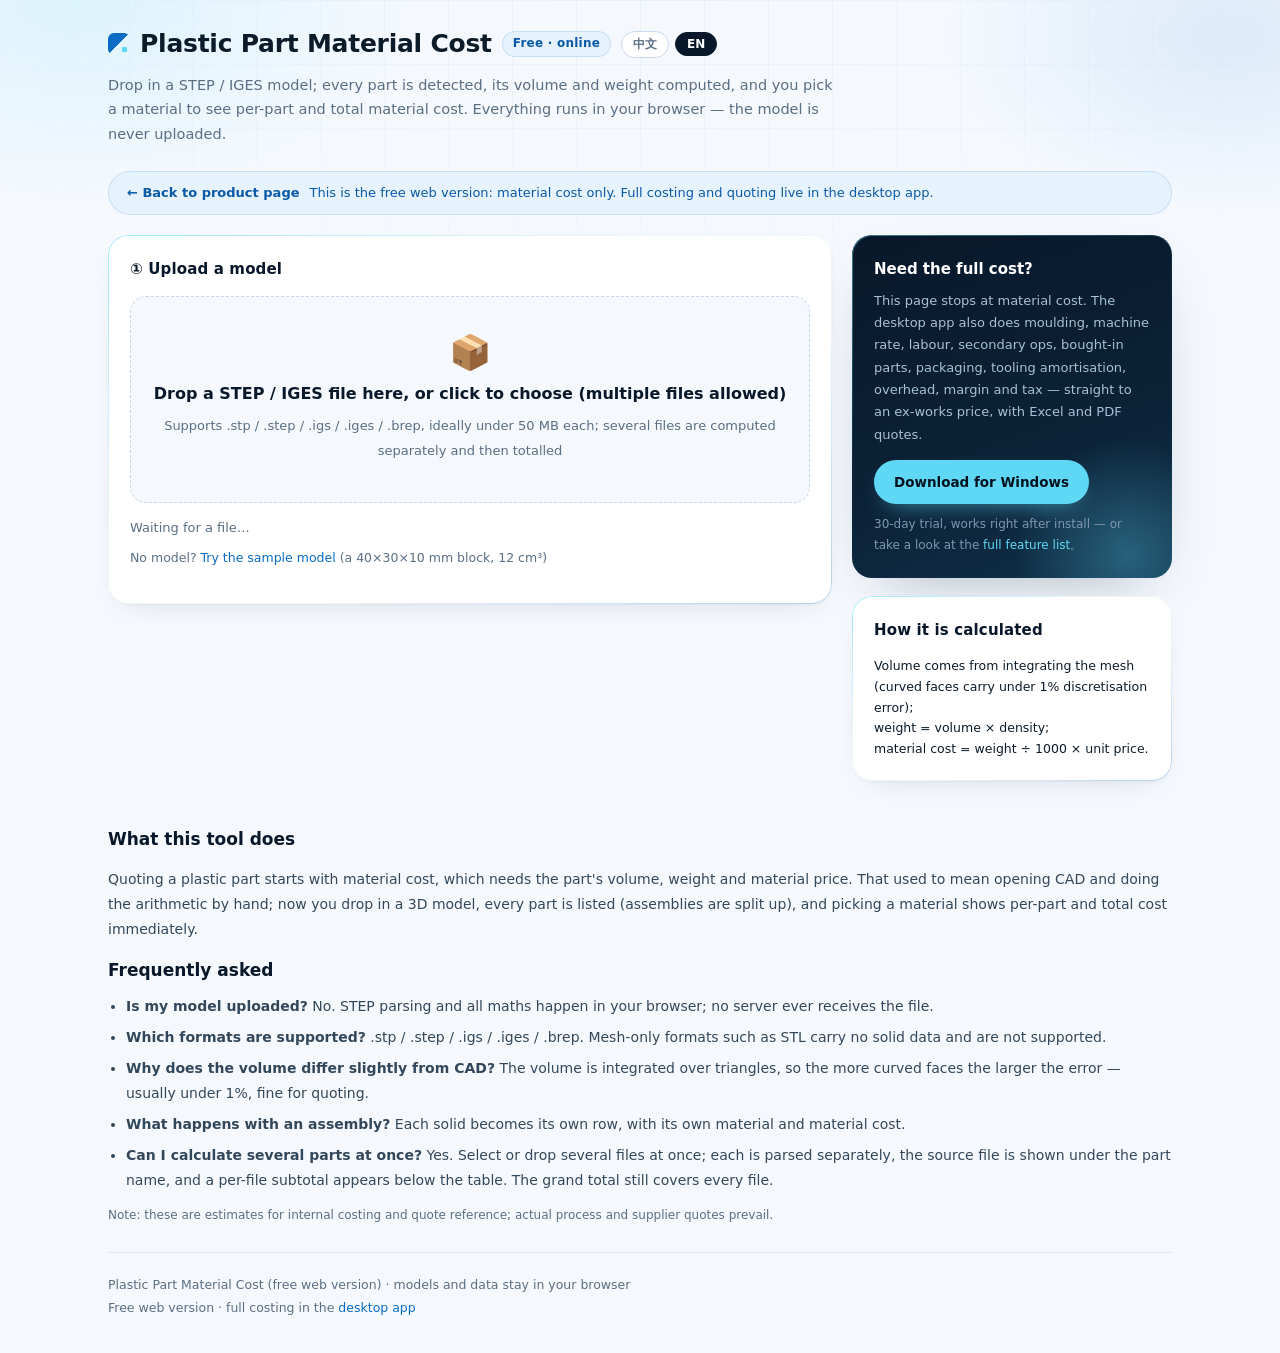
<file: web/index.html>
<!DOCTYPE html>
<html lang="zh-CN">
<head>
<meta charset="utf-8">
<meta name="viewport" content="width=device-width, initial-scale=1">
<title>塑料件材料费计算器（免费网页版）— 上传 STEP 自动列出每个零件的体积、克重和材料费</title>
<meta name="description" content="免费在线工具：上传 STEP/IGES 模型，自动识别每个零件、算出体积和克重，按材料单价算材料费。全部在浏览器本地计算，模型不上传服务器。">
<meta name="keywords" content="STEP体积计算,塑料件材料费,克重计算,注塑成本,塑料零件报价,3D模型算重量">
<style>
  :root{
    --ink:#08182A; --ink-2:#0B2237; --teal:#0A6BC4; --teal-bright:#5FD8F5;
    --paper:#F5F9FE; --paper-2:#E9F1FA; --card:#FFFFFF;
    --line:#DEE9F5; --line-2:#C8D8EA;
    --text:#0C1B2A; --text-2:#33475B; --muted:#5A6E84;
    --soft:#E6F2FC; --ok:#0E8A5F; --warn:#A35D00;
    --r-xs:8px; --r-sm:12px; --r-md:16px; --r-lg:20px; --r-pill:999px;
    --sh-1:0 1px 2px rgba(8,24,42,.05);
    --sh-2:0 10px 30px -18px rgba(8,24,42,.22), 0 1px 2px rgba(8,24,42,.04);
    --sh-3:0 24px 60px -32px rgba(8,24,42,.38);
    --f-sans:"PingFang SC","HarmonyOS Sans SC","MiSans","Microsoft YaHei UI","Microsoft YaHei","Noto Sans SC","Segoe UI",system-ui,-apple-system,sans-serif;
    --f-num:ui-monospace,"SF Mono","Cascadia Mono",Consolas,"Roboto Mono",monospace;
  }
  *{box-sizing:border-box}
  html{-webkit-text-size-adjust:100%}
  body{margin:0;background:var(--paper);color:var(--text);font-family:var(--f-sans);
       font-size:15.5px;line-height:1.65;-webkit-font-smoothing:antialiased}
  a{color:var(--teal);text-decoration:none}
  a:hover{text-decoration:underline}
  .wrap{max-width:1120px;margin:0 auto;padding:0 clamp(16px,4vw,28px)}

  /* 头部 */
  header{padding:28px 0 4px}
  .brand{display:flex;align-items:center;gap:10px;flex-wrap:wrap}
  .mark{width:22px;height:22px;border-radius:7px;background:var(--ink);position:relative;flex:none}
  .mark::after{content:"";position:absolute;left:5px;right:5px;bottom:5px;height:2px;
               border-radius:2px;background:var(--teal-bright)}
  h1{font-size:clamp(21px,2.4vw,25px);line-height:1.3;margin:0;font-weight:700;letter-spacing:-.01em}
  .tag{display:inline-block;background:var(--soft);color:#0A5AA8;border-radius:var(--r-pill);
       padding:2px 10px;font-size:12px;font-weight:600;letter-spacing:.02em}
  .sub{color:var(--muted);font-size:14.5px;line-height:1.72;margin:12px 0 0;max-width:800px;text-wrap:pretty}

  /* 返回条：胶囊软底 */
  .backbar{display:flex;align-items:center;gap:10px;flex-wrap:wrap;margin:20px 0 20px;
           padding:10px 18px;border:0;border-radius:var(--r-pill);background:var(--soft);
           font-size:13px;color:#0A5AA8}
  .backbar a{color:#0A5AA8;font-weight:600}
  .backbar a:hover{text-decoration:underline}

  /* 布局 */
  .grid{display:grid;grid-template-columns:minmax(0,1fr) 320px;gap:20px;align-items:start}
  @media (max-width:900px){.grid{grid-template-columns:minmax(0,1fr)}}

  /* 卡片 */
  .card{background:var(--card);border:0;border-radius:var(--r-lg);box-shadow:var(--sh-2);
        padding:22px;margin-bottom:18px;min-width:0}
  .card h2{font-size:15px;margin:0 0 14px;color:var(--ink);font-weight:700;letter-spacing:.01em}

  /* 拖放区 */
  .drop{border:1.5px dashed var(--line-2);border-radius:var(--r-md);background:var(--paper);
        padding:38px 20px;text-align:center;cursor:pointer;
        transition:background .18s,border-color .18s}
  .drop:hover,.drop.over{border-color:var(--teal);background:var(--soft)}
  .drop .icon{font-size:34px;line-height:1;margin-bottom:12px}
  .drop b{display:block;font-size:16px;margin-bottom:6px;color:var(--ink)}
  .drop span{color:var(--muted);font-size:13px}
  #file{display:none}
  .hint{color:var(--muted);font-size:12.5px;margin-top:10px;line-height:1.65;text-wrap:pretty}
  .status{font-size:13px;color:var(--muted);margin-top:14px;min-height:20px}
  .status.err{color:var(--warn)}
  .status.ok{color:var(--ok)}
  .spinner{display:inline-block;width:13px;height:13px;border:2px solid var(--soft);
    border-top-color:var(--teal);border-radius:50%;animation:spin .8s linear infinite;
    vertical-align:-2px;margin-right:7px}
  @keyframes spin{to{transform:rotate(360deg)}}

  /* 3D 预览 */
  .viewer{position:relative;border-radius:var(--r-md);border:1px solid var(--line);
          background:linear-gradient(180deg,#FBFDFF,#EFF6FE);margin:0 0 14px;overflow:hidden}
  #view3d{display:block;width:100%;height:320px;cursor:grab;touch-action:none}
  #view3d:active{cursor:grabbing}
  .viewer-hint{position:absolute;left:12px;bottom:10px;font-size:11.5px;color:var(--muted);
    background:rgba(255,255,255,.88);padding:4px 11px;border-radius:var(--r-pill)}
  .viewer-tools{position:absolute;right:10px;top:10px;display:flex;gap:8px;align-items:center}
  .viewer-tools button{padding:5px 12px;font-size:12px;border-radius:var(--r-pill);
    background:rgba(255,255,255,.92);box-shadow:var(--sh-1)}
  @media (max-width:640px){#view3d{height:250px}}

  /* 汇总四格 */
  .summary{display:grid;grid-template-columns:repeat(4,minmax(0,1fr));gap:10px;margin:2px 0 16px}
  .summary div{background:var(--paper);border-radius:var(--r-sm);padding:12px 14px}
  .summary div b{display:block;font-family:var(--f-num);font-size:21px;line-height:1.2;
    color:var(--ink);letter-spacing:-.01em}
  .summary div span{display:block;margin-top:3px;color:var(--muted);font-size:11.5px}
  @media (max-width:640px){.summary{grid-template-columns:repeat(2,minmax(0,1fr))}}

  /* 表格 */
  .tablebox{overflow-x:auto;border:1px solid var(--line);border-radius:var(--r-md);background:var(--card)}
  table{width:100%;border-collapse:collapse;font-size:13.5px;min-width:660px}
  th,td{padding:10px 12px;border-bottom:1px solid var(--line);text-align:right;white-space:nowrap}
  th:first-child,td:first-child,th:nth-child(2),td:nth-child(2){text-align:left}
  th{color:var(--muted);font-weight:600;font-size:12px;background:var(--paper-2);letter-spacing:.02em}
  tbody tr:last-child td{border-bottom:none}
  tr.row{cursor:pointer}
  tr.row:hover td{background:#F2F8FE}
  tr.row.sel td{background:var(--soft)}
  tfoot td{font-weight:700;color:var(--ink);border-top:1px solid var(--line);
    border-bottom:none;background:var(--paper)}
  .dot{display:inline-block;width:9px;height:9px;border-radius:50%;margin-right:6px;vertical-align:1px}

  /* 多文件：按来源文件分组的小计 */
  .filelist{margin-top:12px;border:1px solid var(--line);border-radius:var(--r-md);
    background:var(--card);overflow:hidden}
  .filelist .fr{display:flex;gap:12px;align-items:baseline;padding:9px 14px;
    border-bottom:1px solid var(--line);font-size:13px}
  .filelist .fr:last-child{border-bottom:none}
  .filelist .fr .fn{flex:1 1 auto;min-width:0;overflow:hidden;text-overflow:ellipsis;
    white-space:nowrap;color:var(--text);font-weight:600}
  .filelist .fr .fv{color:var(--muted);font-size:12px;white-space:nowrap}
  .filelist .fr b{font-family:var(--f-num);white-space:nowrap;color:var(--ink)}
  .fname{display:block;color:var(--muted);font-size:11.5px;margin-top:2px;font-weight:400}
  @media print{.filelist{border-color:#ccc}}

  /* 表单控件 */
  select,input{width:100%;padding:7px 10px;border:1px solid var(--line-2);border-radius:var(--r-xs);
    background:var(--card);color:var(--text);font-size:13px;font-family:inherit;outline:none;
    transition:border-color .15s,box-shadow .15s}
  select:focus,input:focus{border-color:var(--teal);box-shadow:0 0 0 3px rgba(10,107,196,.16)}
  td:nth-child(6) input{width:96px;text-align:right}

  /* 按钮：胶囊 */
  button{cursor:pointer;border:1px solid var(--line-2);background:var(--card);color:var(--text);
    padding:9px 18px;border-radius:var(--r-pill);font-size:13.5px;font-family:inherit;font-weight:600;
    transition:background .16s,border-color .16s,color .16s,transform .16s}
  button:hover{border-color:var(--teal);color:var(--teal);background:var(--soft)}
  button.primary{background:var(--ink);border-color:var(--ink);color:#fff}
  button.primary:hover{background:var(--teal);border-color:var(--teal);color:#fff;
    transform:translateY(-1px)}
  .btns{display:flex;gap:10px;flex-wrap:wrap;margin-top:16px}

  /* 右栏：深色引导卡 */
  .card.cta{background:var(--ink);box-shadow:var(--sh-3);position:relative;overflow:hidden}
  .card.cta::after{content:"";position:absolute;right:-70px;bottom:-90px;width:230px;height:230px;
    border-radius:50%;background:radial-gradient(circle,rgba(95,216,245,.30),transparent 70%)}
  .cta h3{position:relative;z-index:1;margin:0 0 8px;font-size:15px;color:#fff}
  .cta p{position:relative;z-index:1;margin:0 0 12px;font-size:13px;color:#A9C0D4;line-height:1.72}
  .cta-btn{position:relative;z-index:1;display:inline-block;margin:2px 0 10px;padding:11px 20px;
    border-radius:var(--r-pill);background:var(--teal-bright);color:#04121F;
    font-size:13.5px;font-weight:700;transition:background .16s,transform .16s}
  .cta-btn:hover{background:#86E4FA;text-decoration:none;transform:translateY(-1px)}
  .cta p.cta-note{color:#7F97B0;font-size:12px;margin:0}
  .cta p.cta-note a{color:var(--teal-bright)}

  /* 正文 SEO 段 */
  .seo{margin:26px 0 0}
  .seo h2{font-size:17px;margin:0 0 10px;color:var(--ink)}
  .seo p,.seo li{color:var(--text-2);font-size:14px;line-height:1.78}
  .seo ul{padding-left:18px;margin:0}
  .seo li{margin-bottom:6px}

  footer{border-top:1px solid var(--line);margin-top:26px;padding:20px 0 34px;
         color:var(--muted);font-size:12.5px;line-height:1.85}
  footer a{color:var(--teal)}

  @media print{.backbar,.btns,.cta,footer,.seo,.drop{display:none!important}}

  /* ===== v3 科技化设计语言（与落地页同一套） ===== */
  :root{
    --grid-c:rgba(10,107,196,.055);
    --hair:linear-gradient(150deg,rgba(95,216,245,.6),rgba(10,107,196,.07) 38%,
                          rgba(10,107,196,.07) 62%,rgba(10,107,196,.3));
    --accent-2:#1385DA;
  }
  body{position:relative}
  body::before{content:"";position:fixed;inset:0;z-index:0;pointer-events:none;
    background-image:linear-gradient(to right,var(--grid-c) 1px,transparent 1px),
                     linear-gradient(to bottom,var(--grid-c) 1px,transparent 1px);
    background-size:64px 64px;
    -webkit-mask-image:radial-gradient(ellipse 80% 60% at 50% 0%,#000 0%,transparent 78%);
    mask-image:radial-gradient(ellipse 80% 60% at 50% 0%,#000 0%,transparent 78%)}
  body::after{content:"";position:fixed;inset:0;z-index:0;pointer-events:none;
    background:radial-gradient(ellipse 40vw 34vh at 6% 0%,rgba(95,216,245,.16),transparent 66%),
               radial-gradient(ellipse 34vw 30vh at 96% 4%,rgba(10,107,196,.10),transparent 66%)}
  header,.wrap,.grid,main,footer{position:relative;z-index:1}

  /* 品牌标：切角 + 冰青小方点，和落地页导航同源 */
  .mark{background:linear-gradient(135deg,var(--teal) 0 50%,transparent 50%);
        border-radius:6px;overflow:hidden}
  .mark::after{left:auto;right:3px;bottom:3px;width:5px;height:5px;border-radius:1px;
        background:var(--teal-bright)}
  .tag{background:var(--soft);color:#0A5AA8;border:1px solid rgba(10,107,196,.14)}

  /* 卡片：1px 渐变发丝边（mask 掏空，不占位） */
  .card{position:relative}
  .card::before{content:"";position:absolute;inset:0;border-radius:inherit;padding:1px;
    background:var(--hair);pointer-events:none;
    -webkit-mask:linear-gradient(#000 0 0) content-box,linear-gradient(#000 0 0);
    -webkit-mask-composite:xor;mask:linear-gradient(#000 0 0) content-box,linear-gradient(#000 0 0);
    mask-composite:exclude}

  /* 汇总四格：上沿刻度 */
  .summary div{position:relative;padding-top:15px}
  .summary div::before{content:"";position:absolute;left:14px;top:9px;width:20px;height:2px;
    border-radius:2px;background:linear-gradient(90deg,var(--teal),var(--teal-bright))}
  .summary div b{text-shadow:0 1px 0 rgba(95,216,245,.16)}

  /* 按钮：主按钮改渐变 + 内高光 */
  button.primary{background:linear-gradient(135deg,#0A6BC4,#1385DA);border-color:transparent;
    box-shadow:0 8px 18px -10px rgba(10,107,196,.85),inset 0 1px 0 rgba(255,255,255,.22)}
  button.primary:hover{background:linear-gradient(135deg,#0B74D2,#1E9BE8);border-color:transparent}
  button:focus-visible,.drop:focus-visible{outline:2px solid var(--teal);outline-offset:2px}

  /* 表格头：细上边 + 冷调底 */
  th{background:var(--paper-2);box-shadow:inset 0 -1px 0 var(--line)}
  .tablebox{border-color:var(--line-2)}
  tr.row.sel td{background:var(--soft);box-shadow:inset 2px 0 0 var(--teal)}

  /* 深色引导卡：网格 + 光晕 */
  .card.cta{background:linear-gradient(160deg,#08182A,#0B2237 60%,#103049)}
  .card.cta::before{content:"";position:absolute;inset:0;border-radius:inherit;padding:1px;
    background:linear-gradient(150deg,rgba(95,216,245,.55),rgba(10,107,196,.06) 46%,rgba(10,107,196,.06));
    pointer-events:none;-webkit-mask:linear-gradient(#000 0 0) content-box,linear-gradient(#000 0 0);
    -webkit-mask-composite:xor;mask:linear-gradient(#000 0 0) content-box,linear-gradient(#000 0 0);
    mask-composite:exclude}
  .cta-btn{box-shadow:0 10px 24px -14px rgba(95,216,245,.9)}

  /* 拖放区：hover 时虚线变实、底色冷调 */
  .drop:hover,.drop.over{border-style:solid;background:var(--soft)}

  /* 顶栏返回条：细发丝边 */
  .backbar{border:1px solid rgba(10,107,196,.14)}

  /* 语言切换：与落地页同一套胶囊 */
  .langs{display:flex;gap:6px;align-items:center;flex:none}
  .wl{cursor:pointer;border:1px solid var(--line-2);background:var(--card);color:var(--muted);
    padding:4px 11px;border-radius:var(--r-pill);font-size:12px;font-weight:600;
    font-family:inherit;white-space:nowrap;transition:all .15s}
  .wl:hover{border-color:var(--teal);color:var(--teal)}
  .wl.on{background:var(--ink);border-color:var(--ink);color:#fff}
  @media print{.langs{display:none!important}}

  @media (max-width:640px){
    body::before{background-size:44px 44px}
  }
</style>
</head>
<body>
<div class="wrap">
  <header>
    <div class="brand">
      <span class="mark" aria-hidden="true"></span>
      <h1>塑料件材料费计算器</h1>
      <span class="tag">免费 · 在线</span>
      <span class="langs">
        <button type="button" class="wl" data-wlang="zh">中文</button>
        <button type="button" class="wl" data-wlang="en">EN</button>
      </span>
    </div>
    <p class="sub">上传 STEP / IGES 模型，自动识别每个零件、算出体积和克重，选好材料就能看到每个零件和总的材料费。全部在你的浏览器里计算，模型不上传服务器。</p>
    <div id="file-warn" style="display:none;margin:10px 0;padding:10px 14px;border-radius:12px;
         background:#FFF6E5;border:1px solid #EBD3A6;color:#7A5216;font-size:12.5px">
      你是在用「文件方式」直接打开本页：浏览器会禁止读取本地 WASM，上传可能失败。
      请用本地服务器打开（例如在本目录运行
      <code style="background:#fff;padding:1px 5px;border-radius:5px">python -m http.server 8000</code>
      后访问 <code style="background:#fff;padding:1px 5px;border-radius:5px">http://localhost:8000</code>），
      或直接<a href="../index.html">下载桌面版</a>。
    </div>
  </header>

  <div class="backbar" data-wi18n-html="backbar">
    <a href="../index.html">← 返回产品介绍</a>
    <span>这里是免费网页版，只算材料费；完整成本与报价在桌面版。</span>
  </div>

  <div class="grid">
    <main>
      <section class="card">
        <h2>① 上传模型</h2>
        <div class="drop" id="drop">
          <div class="icon">📦</div>
          <b>把 STEP / IGES 文件拖到这里，或点击选择（可一次选多个）</b>
          <span>支持 .stp / .step / .igs / .iges / .brep，建议单个文件 &lt; 50 MB；多个文件会分别计算再合计</span>
          <!-- 不要在 accept 里写 .stp/.igs 这类扩展名：安卓的 MimeTypeMap 查不到它们，
             Chrome/WebView 会给文件选择器传空 MIME 数组，导致所有文件被置灰不可选。
             后缀校验在 handleFiles() 里用正则做，桌面与手机一致。 -->
          <input type="file" id="file" multiple>
        </div>
        <div class="status" id="status">等待上传…</div>
        <p class="hint">没有模型？<a href="#" id="demo-link">用示例模型试试</a>（一个 40×30×10mm 的方块，12 cm³）</p>
      </section>

      <section class="card" id="result-card" style="display:none">
        <h2>② 零件与材料费</h2>
        <div class="viewer">
          <canvas id="view3d"></canvas>
          <div class="viewer-hint">拖动旋转 · 滚轮缩放 · 双击复位 · 点表格行高亮零件</div>
          <div class="viewer-tools">
            <label id="v-only-wrap" style="display:flex;align-items:center;gap:4px;font-size:12px;
                   white-space:nowrap;background:rgba(255,255,255,.9);padding:3px 8px;
                   border-radius:8px;color:var(--text)">
              <input type="checkbox" id="v-only"> 只看选中
            </label>
            <button type="button" id="v-reset">复位视角</button>
          </div>
        </div>
        <div class="summary" id="summary"></div>
        <div class="tablebox">
          <table>
            <thead>
              <tr><th>#</th><th>零件（实体）</th><th>体积 cm³</th><th>克重 g</th>
                  <th>材料</th><th>单价 元/kg</th><th>材料费 元</th></tr>
            </thead>
            <tbody id="rows"></tbody>
            <tfoot>
              <tr><td></td><td>合计</td><td id="t-vol">—</td><td id="t-weight">—</td>
                  <td></td><td></td><td id="t-cost">—</td></tr>
            </tfoot>
          </table>
        </div>
        <div class="filelist" id="filelist" style="display:none"></div>
        <div class="btns">
          <button type="button" class="primary" id="again">换一个模型</button>
          <button type="button" id="print">打印 / 存 PDF</button>
        </div>
        <p class="hint">材料费 = 克重 ÷ 1000 × 单价（未计损耗、成型、人工、模具等；这些在桌面完整版里算）。</p>
      </section>
    </main>

    <aside>
      <div class="card cta">
        <h3>要算完整成本？</h3>
        <p>这里只算材料费。桌面完整版能算：成型费、机台费、人工、二次加工、外购件、包装、模具摊销、管理费用、利润和税，直接出含税出厂价，还能导出 Excel 和 PDF 报价单。</p>
        <a class="cta-btn" href="../index.html#get">下载桌面版（Windows）</a>
        <p class="cta-note">30 天试用，装好就能用；也可以先看<a href="../index.html">完整功能介绍</a>。</p>
      </div>

      <div class="card">
        <h2>怎么算的</h2>
        <p style="margin:0;font-size:12.5px;color:var(--text)">
          体积由模型三角面积分得到（曲面有不到 1% 的离散误差）；<br>
          克重 = 体积 × 材料密度；<br>
          材料费 = 克重 ÷ 1000 × 单价。
        </p>
      </div>
    </aside>
  </div>

  <section class="seo">
    <h2>这个工具能做什么</h2>
    <p>做塑料件报价、核价时，第一步就是算材料费：需要知道零件体积、克重和材料单价。以前要开 CAD 量体积、手算克重；
       现在把 3D 模型拖进来，自动列出每个零件（装配体会逐个拆开），选好材料立刻看到每个零件和总的材料费。</p>
    <h2 style="margin-top:14px">常见问题</h2>
    <ul>
      <li><b>模型会上传吗？</b> 不会。STEP 解析和计算全部在你电脑的浏览器里完成，没有服务器接收文件。</li>
      <li><b>支持什么格式？</b> .stp / .step / .igs / .iges / .brep。STL 这类网格文件没有实体信息，暂不支持。</li>
      <li><b>为什么体积和 CAD 里差一点？</b> 用三角面近似积分，曲面越多误差越大，通常 &lt;1%，报价够用。</li>
      <li><b>一个装配体会怎样？</b> 按实体拆成多行，每个零件单独选材料、单独算材料费。</li>
      <li><b>能一次算多个零件吗？</b> 能。选文件时可以多选（或一次拖进好几个），每个文件单独解析、零件名下面标出来源文件，表格下方会按文件给一行小计；总计仍是全部文件的合计。</li>
    </ul>
    <p style="color:var(--muted);font-size:12px">说明：结果为估算值，用于内部核算和报价参考，最终以实际工艺和供应商报价为准。</p>
  </section>

  <footer data-wi18n-html="foot">
    <div>塑料件材料费计算器（免费网页版）· 模型与数据只在本机浏览器计算</div>
    <div>免费网页版 · 完整成本核算见 <a href="../index.html">桌面版介绍</a></div>
  </footer>
</div>

<script src="./vendor/occt-import-js.js"></script>
<script>
/* ==== 网页版双语（key = 中文原文，空白折叠） ==== */
(function(){
  var D = {
    "塑料件材料费计算器（免费网页版）— 上传 STEP 自动列出每个零件的体积、克重和材料费":
      "Plastic part material cost calculator (free web version) — drop in a STEP, get each part's volume, weight and material cost",
    "塑料件材料费计算器": "Plastic Part Material Cost",
    "免费 · 在线": "Free · online",
    "上传 STEP / IGES 模型，自动识别每个零件、算出体积和克重，选好材料就能看到每个零件和总的材料费。全部在你的浏览器里计算，模型不上传服务器。":
      "Drop in a STEP / IGES model; every part is detected, its volume and weight computed, and you pick a material to see per-part and total material cost. Everything runs in your browser — the model is never uploaded.",
    "你是在用「文件方式」直接打开本页：浏览器会禁止读取本地 WASM，上传可能失败。":
      "You opened this page as a plain file: the browser blocks local WASM, so uploads may fail.",
    "请用本地服务器打开（例如在本目录运行": "Serve it locally instead (for example run",
    "，或直接": ", or just",
    "下载桌面版": "download the desktop app",
    "← 返回产品介绍": "← Back to product page",
    "这里是免费网页版，只算材料费；完整成本与报价在桌面版。":
      "This is the free web version: material cost only. Full costing and quoting live in the desktop app.",
    "① 上传模型": "① Upload a model",
    "把 STEP / IGES 文件拖到这里，或点击选择（可一次选多个）":
      "Drop a STEP / IGES file here, or click to choose (multiple files allowed)",
    "支持 .stp / .step / .igs / .iges / .brep，建议单个文件 < 50 MB；多个文件会分别计算再合计":
      "Supports .stp / .step / .igs / .iges / .brep, ideally under 50 MB each; several files are computed separately and then totalled",
    "等待上传…": "Waiting for a file…",
    "没有模型？": "No model? ",
    "用示例模型试试": "Try the sample model",
    "（一个 40×30×10mm 的方块，12 cm³）": " (a 40×30×10 mm block, 12 cm³)",
    "② 零件与材料费": "② Parts and material cost",
    "拖动旋转 · 滚轮缩放 · 双击复位 · 点表格行高亮零件":
      "Drag to rotate · scroll to zoom · double-click to reset · click a table row to highlight the part",
    "只看选中": "Selected only",
    "复位视角": "Reset view",
    "零件（实体）": "Part (solid)",
    "体积 cm³": "Volume cm³",
    "克重 g": "Weight g",
    "材料": "Material",
    "单价 元/kg": "Unit price ¥/kg",
    "材料费 元": "Material cost ¥",
    "合计": "Total",
    "换一个模型": "Load another model",
    "打印 / 存 PDF": "Print / save PDF",
    "材料费 = 克重 ÷ 1000 × 单价（未计损耗、成型、人工、模具等；这些在桌面完整版里算）。":
      "Material cost = weight ÷ 1000 × unit price (no scrap, moulding, labour or tooling — the desktop app covers those).",
    "要算完整成本？": "Need the full cost?",
    "这里只算材料费。桌面完整版能算：成型费、机台费、人工、二次加工、外购件、包装、模具摊销、管理费用、利润和税，直接出含税出厂价，还能导出 Excel 和 PDF 报价单。":
      "This page stops at material cost. The desktop app also does moulding, machine rate, labour, secondary ops, bought-in parts, packaging, tooling amortisation, overhead, margin and tax — straight to an ex-works price, with Excel and PDF quotes.",
    "下载桌面版（Windows）": "Download for Windows",
    "30 天试用，装好就能用；也可以先看": "30-day trial, works right after install — or take a look at the ",
    "完整功能介绍": "full feature list",
    "怎么算的": "How it is calculated",
    "体积由模型三角面积分得到（曲面有不到 1% 的离散误差）；":
      "Volume comes from integrating the mesh (curved faces carry under 1% discretisation error);",
    "克重 = 体积 × 材料密度；": "weight = volume × density;",
    "材料费 = 克重 ÷ 1000 × 单价。": "material cost = weight ÷ 1000 × unit price.",
    "这个工具能做什么": "What this tool does",
    "做塑料件报价、核价时，第一步就是算材料费：需要知道零件体积、克重和材料单价。以前要开 CAD 量体积、手算克重； 现在把 3D 模型拖进来，自动列出每个零件（装配体会逐个拆开），选好材料立刻看到每个零件和总的材料费。":
      "Quoting a plastic part starts with material cost, which needs the part's volume, weight and material price. That used to mean opening CAD and doing the arithmetic by hand; now you drop in a 3D model, every part is listed (assemblies are split up), and picking a material shows per-part and total cost immediately.",
    "常见问题": "Frequently asked",
    "模型会上传吗？": "Is my model uploaded?",
    "不会。STEP 解析和计算全部在你电脑的浏览器里完成，没有服务器接收文件。":
      "No. STEP parsing and all maths happen in your browser; no server ever receives the file.",
    "支持什么格式？": "Which formats are supported?",
    ".stp / .step / .igs / .iges / .brep。STL 这类网格文件没有实体信息，暂不支持。":
      ".stp / .step / .igs / .iges / .brep. Mesh-only formats such as STL carry no solid data and are not supported.",
    "为什么体积和 CAD 里差一点？": "Why does the volume differ slightly from CAD?",
    "用三角面近似积分，曲面越多误差越大，通常 <1%，报价够用。":
      "The volume is integrated over triangles, so the more curved faces the larger the error — usually under 1%, fine for quoting.",
    "一个装配体会怎样？": "What happens with an assembly?",
    "按实体拆成多行，每个零件单独选材料、单独算材料费。":
      "Each solid becomes its own row, with its own material and material cost.",
    "能一次算多个零件吗？": "Can I calculate several parts at once?",
    "能。选文件时可以多选（或一次拖进好几个），每个文件单独解析、零件名下面标出来源文件，表格下方会按文件给一行小计；总计仍是全部文件的合计。":
      "Yes. Select or drop several files at once; each is parsed separately, the source file is shown under the part name, and a per-file subtotal appears below the table. The grand total still covers every file.",
    "说明：结果为估算值，用于内部核算和报价参考，最终以实际工艺和供应商报价为准。":
      "Note: these are estimates for internal costing and quote reference; actual process and supplier quotes prevail.",
    "塑料件材料费计算器（免费网页版）· 模型与数据只在本机浏览器计算":
      "Plastic Part Material Cost (free web version) · models and data stay in your browser",
    "免费网页版 · 完整成本核算见": "Free web version · full costing in the ",
    "桌面版介绍": "desktop app",
    "中文": "中文",
    /* 脚本里的动态文案 */
    "自定义": "Custom",
    "CAD 内核脚本没加载（如果是双击打开的文件方式，浏览器会禁止读取本地 WASM，请改用单文件版）":
      "The CAD kernel script did not load (opened as a plain file, browsers block local WASM — use the single-file build instead)",
    "文件 ": "File ",
    "上传模型后这里显示 3D": "The 3D view appears here once a model is loaded",
    "实体 ": "Solid ",
    "解析完成，但没有有效实体体积（文件可能只有曲面）":
      "Parsed, but no valid solid volume found (the file may contain surfaces only)",
    "只支持 .stp / .step / .igs / .iges / .brep（STL 这类网格文件没有实体信息）":
      "Only .stp / .step / .igs / .iges / .brep are supported (mesh files such as STL carry no solid data)",
    "正在解析": "Parsing",
    " 没读到实体": " — no solids found",
    " 格式不支持": " — unsupported format",
    "这些文件里没读到实体（可能是曲面片、装配件外壳或不完整的文件）：":
      "No solids were found in these files (they may be surface patches, shells, or incomplete files): ",
    "示例模型_": "sample_",
    "示例模型.stp": "sample.stp",
    "这个文件里没读到实体（可能是曲面片、装配件外壳或不完整的文件）":
      "No solids were found in this file (it may be surface patches, a shell, or incomplete)",
    "解析失败：": "Parse failed: ",
    "示例模型加载失败：": "The sample model failed to load: ",
    "件 · ": " part(s) · ",
    " 个实体 · 用时 ": " solid(s) · ",
    " 秒": " s",
    " 个文件 · ": " file(s) · ",
    " · 跳过 ": " · skipped ",
    " 个（": " (",
    "零件数": "Parts",
    "总体积 cm³": "Total volume cm³",
    "总克重 g": "Total weight g",
    "材料费合计 元": "Material cost ¥",
    " 元": " CNY",
    "解析完成": "Parsed:",
    "（首次用需要下载 7MB 的 CAD 内核，大装配体可能要几秒）": " (first run downloads a 7 MB CAD kernel; large assemblies take a few seconds)",
    "正在解析（首次用需要下载 7MB 的 CAD 内核）": "Parsing (first run downloads a 7 MB CAD kernel)",
    "等待上传…": "Waiting for a file…",
    "；": "; ",
  };
  var H = {
    "backbar": '<a href="../index.html">← Back to product page</a><span>This is the free web version: material cost only. Full costing and quoting live in the desktop app.</span>',
    "foot": 'Plastic Part Material Cost (free web version) · models and data stay in your browser<br>Free web version · full costing in the <a href="../index.html">desktop app</a>'
  };
  var CJK = /[\u4e00-\u9fff]/;
  var L = "zh";
  var norm = function(s){ return String(s).replace(/\s+/g, " ").trim(); };
  function t(zh){
    var args = Array.prototype.slice.call(arguments, 1);
    /* 先按原文精确查（"实体 " / "件 · " / " 元" 这类带首尾空格的键），
       查不到再按空白折叠后的形式查；都没有就用原文。 */
    var k = (D[zh] !== undefined) ? zh : norm(zh);
    var v = (L === "en") ? D[k] : zh;
    if (v === undefined) v = zh;
    for (var i = 0; i < args.length; i++) v = v.split("{" + i + "}").join(args[i]);
    return v;
  }
  function apply(root){
    root = root || document.body;
    if (L === "en"){
      if (document.title && window.__wzhTitle === undefined){
        window.__wzhTitle = document.title; document.title = t(document.title);
      }
      var w = document.createTreeWalker(root, NodeFilter.SHOW_TEXT, null);
      var n, list = [];
      while ((n = w.nextNode())){
        if (n.parentNode && /^(SCRIPT|STYLE)$/.test(n.parentNode.nodeName)) continue;
        if (CJK.test(n.nodeValue) || n.__wzh !== undefined) list.push(n);
      }
      list.forEach(function(node){
        if (node.__wzh === undefined) node.__wzh = node.nodeValue;
        var k = norm(node.__wzh), v = D[k];
        if (v === undefined) return;
        var lead = node.__wzh.match(/^\s*/)[0], tail = node.__wzh.match(/\s*$/)[0];
        node.nodeValue = lead + v + tail;
      });
      ["placeholder","title","alt","aria-label"].forEach(function(a){
        root.querySelectorAll("[" + a + "]").forEach(function(el){
          var key = "__wzh_" + a, cur = el.getAttribute(a);
          if (!(CJK.test(cur) || el[key] !== undefined)) return;
          if (el[key] === undefined) el[key] = cur;
          var v = D[norm(el[key])];
          if (v !== undefined) el.setAttribute(a, v);
        });
      });
      root.querySelectorAll("[data-wi18n-html]").forEach(function(el){
        if (el.__wzhHtml === undefined) el.__wzhHtml = el.innerHTML;
        var v = H[el.getAttribute("data-wi18n-html")];
        if (v !== undefined) el.innerHTML = v;
      });
    } else {
      if (window.__wzhTitle !== undefined){ document.title = window.__wzhTitle; }
      var w2 = document.createTreeWalker(root, NodeFilter.SHOW_TEXT, null);
      var m, back = [];
      while ((m = w2.nextNode())){ if (m.__wzh !== undefined) back.push(m); }
      back.forEach(function(node){ node.nodeValue = node.__wzh; });
      ["placeholder","title","alt","aria-label"].forEach(function(a){
        root.querySelectorAll("[" + a + "]").forEach(function(el){
          var key = "__wzh_" + a;
          if (el[key] !== undefined) el.setAttribute(a, el[key]);
        });
      });
      root.querySelectorAll("[data-wi18n-html]").forEach(function(el){
        if (el.__wzhHtml !== undefined) el.innerHTML = el.__wzhHtml;
      });
    }
    document.documentElement.lang = L === "en" ? "en" : "zh-CN";
    document.documentElement.setAttribute("data-lang", L);
    document.querySelectorAll("[data-wlang]").forEach(function(b){
      var on = b.getAttribute("data-wlang") === L;
      b.className = "wl" + (on ? " on" : "");
      b.onclick = function(e){ e.preventDefault(); set(b.getAttribute("data-wlang")); };
    });
  }
  function set(lang){
    var next = lang === "en" ? "en" : "zh";
    try { localStorage.setItem("pc_lang", next); } catch (e) {}
    if (next === L) return;
    L = next;
    apply(document.body);
  }
  function boot(){
    var m = null;
    try { m = location.search.match(/[?&]lang=(zh|en)/i); } catch (e) {}
    var lang = m ? m[1].toLowerCase() : null;
    if (!lang){ try { var s = localStorage.getItem("pc_lang"); if (s === "zh" || s === "en") lang = s; } catch (e) {} }
    if (!lang){
      var nav = String(navigator.language || "").toLowerCase();
      lang = nav.indexOf("zh") === 0 ? "zh" : (nav ? "en" : "zh");
    }
    L = lang;
    apply(document.body);
  }
  window.WEBL = { t: t, apply: apply, set: set, lang: function(){ return L; } };
  if (document.readyState === "loading") document.addEventListener("DOMContentLoaded", boot);
  else boot();
})();
</script>
<script>
/* ================= 配置区 ================= */
const ADS = { adsenseClient: "", slots: { top: "", mid: "", bottom: "" } };

/* 材料库：密度 g/cm³ + 参考单价 元/kg（可自行修改） */
const MATERIALS = [
  {name:"ABS", density:1.05, price:12.8},
  {name:"HIPS", density:1.05, price:10.3},
  {name:"PS", density:1.05, price:10.0},
  {name:"AS/SAN", density:1.08, price:12.6},
  {name:"PP", density:0.91, price:9.8},
  {name:"PE", density:0.95, price:9.4},
  {name:"PVC", density:1.38, price:9.4},
  {name:"PMMA", density:1.19, price:16.0},
  {name:"PC", density:1.20, price:24.0},
  {name:"PC/ABS", density:1.13, price:22.0},
  {name:"PA6", density:1.14, price:26.0},
  {name:"PA66", density:1.15, price:30.0},
  {name:"POM", density:1.41, price:22.0},
  {name:"PBT", density:1.31, price:22.0},
  {name:"PET", density:1.34, price:23.0},
  {name:"TPU", density:1.14, price:32.0},
  {name:"自定义", density:1.00, price:12.0}
];

const T = (x, ...a) => (window.WEBL ? window.WEBL.t(x, ...a) : x);
const $ = (id) => document.getElementById(id);
const money = (v) => (isFinite(v) ? v : 0).toFixed(3);
const fmt = (v, d) => (isFinite(v) ? v : 0).toFixed(d === undefined ? 2 : d);

let occtReady = null;
let parts = [];

function midx(i){ return MATERIALS[i] || MATERIALS[0]; }
function getOcct(){
  if (!occtReady){
    if (!window.occtimportjs){
      occtReady = Promise.reject(new Error("CAD 内核脚本没加载（如果是双击打开的文件方式，浏览器会禁止读取本地 WASM，请改用单文件版）"));
      return occtReady;
    }
    const opts = (typeof OCCT_WASM_BYTES !== "undefined" && OCCT_WASM_BYTES)
      ? { wasmBinary: OCCT_WASM_BYTES } : {};
    occtReady = window.occtimportjs(opts);
  }
  return occtReady;
}

/* 三角面 → 体积 mm³ */
function meshVolume(mesh){
  const pos = mesh.attributes.position.array;
  const idx = mesh.index && mesh.index.array ? mesh.index.array : null;
  let vol = 0;
  const n = idx ? idx.length : pos.length / 3;
  for (let i = 0; i < n; i += 3){
    const i0 = (idx ? idx[i] : i) * 3;
    const i1 = (idx ? idx[i+1] : i+1) * 3;
    const i2 = (idx ? idx[i+2] : i+2) * 3;
    const ax=pos[i0], ay=pos[i0+1], az=pos[i0+2];
    const bx=pos[i1], by=pos[i1+1], bz=pos[i1+2];
    const cx=pos[i2], cy=pos[i2+1], cz=pos[i2+2];
    vol += (ax*(by*cz-bz*cy) - ay*(bx*cz-bz*cx) + az*(bx*cy-by*cx)) / 6;
  }
  return Math.abs(vol);
}

function setStatus(html, cls){
  const el = $("status");
  el.className = "status" + (cls ? " " + cls : "");
  el.innerHTML = html;
}

function total(){
  let vol = 0, w = 0, c = 0;
  parts.forEach(p => { vol += p.volumeCm3; w += p.weightG; c += p.weightG/1000*p.price; });
  return {vol, w, c};
}

function renderParts(){
  const multi = new Set(parts.map(p => p.file || "")).size > 1;
  const body = $("rows");
  body.innerHTML = "";
  parts.forEach((p, i) => {
    const tr = document.createElement("tr");
    const opts = MATERIALS.map((m, mi) =>
      `<option value="${mi}"${mi===p.materialIndex?" selected":""}>${T(m.name)}</option>`).join("");
    tr.className = "row" + (i === V3.sel ? " sel" : "");
    tr.dataset.i = i;
    tr.innerHTML = `<td><span class="dot" style="background:${partColor(i)}"></span>${i+1}</td>
      <td title="${((p.name||"") + (multi ? " · " + (p.file||"") : "")).replace(/"/g,"&quot;")}">${p.name || (T("实体 ") + (i+1))}${multi && p.file ? '<span class="fname">' + p.file + '</span>' : ""}</td>
      <td>${p.volumeCm3 < 0.01 ? p.volumeCm3.toFixed(3) : fmt(p.volumeCm3,2)}</td>
      <td>${fmt(p.weightG,2)}</td>
      <td><select data-i="${i}" data-k="mat">${opts}</select></td>
      <td><input type="number" step="0.1" min="0" value="${fmt(p.price,2)}" data-i="${i}"></td>
      <td><b data-cost="${i}">${money(p.weightG/1000*p.price)}</b></td>`;
    body.appendChild(tr);
  });
  body.querySelectorAll("tr.row").forEach(tr => {
    tr.addEventListener("click", () => {
      const i = +tr.dataset.i;
      V3.sel = (V3.sel === i) ? -1 : i;
      renderParts();
      drawScene();
    });
  });
  body.querySelectorAll("select").forEach(sel => {
    sel.addEventListener("change", () => {
      const i = +sel.dataset.i, mi = +sel.value;
      parts[i].materialIndex = mi;
      parts[i].price = MATERIALS[mi].price;
      const inp = body.querySelector(`input[data-i="${i}"]`);
      if (inp) inp.value = fmt(MATERIALS[mi].price, 2);
      renderTotals();
    });
  });
  body.querySelectorAll("input").forEach(inp => {
    inp.addEventListener("input", () => {
      parts[+inp.dataset.i].price = parseFloat(inp.value) || 0;
      renderTotals();
    });
  });
  renderTotals();
  $("result-card").style.display = "";
}

function renderTotals(){
  const t = total();
  $("summary").innerHTML = `
    <div><b>${parts.length}</b><span>${T("零件数")}</span></div>
    <div><b>${fmt(t.vol,2)}</b><span>${T("总体积 cm³")}</span></div>
    <div><b>${fmt(t.w,1)}</b><span>${T("总克重 g")}</span></div>
    <div><b>${money(t.c)}</b><span>${T("材料费合计 元")}</span></div>`;
  $("t-vol").textContent = fmt(t.vol,2);
  $("t-weight").textContent = fmt(t.w,1);
  $("t-cost").textContent = money(t.c);
  renderFileList();
  parts.forEach((p, i) => {
    const cell = document.querySelector(`b[data-cost="${i}"]`);
    if (cell) cell.textContent = money(p.weightG/1000*p.price);
  });
}

/* 多文件时：每份文件一行小计，一眼看出哪个模型占大头 */
function renderFileList(){
  const box = $("filelist");
  if (!box) return;
  const names = [...new Set(parts.map(p => p.file || ""))];
  if (names.length < 2){ box.style.display = "none"; box.innerHTML = ""; return; }
  box.innerHTML = names.map((n, k) => {
    const ps = parts.filter(p => (p.file || "") === n);
    const v = ps.reduce((a, p) => a + p.volumeCm3, 0);
    const w = ps.reduce((a, p) => a + p.weightG, 0);
    const c = ps.reduce((a, p) => a + p.weightG / 1000 * p.price, 0);
    const label = n || (T("文件 ") + (k + 1));
    return `<div class="fr"><span class="fn">${label}</span>` +
      `<span class="fv">${ps.length}${T("件 · ")}${fmt(v, 2)} cm³ · ${fmt(w, 1)} g</span>` +
      `<b>${money(c)}${T(" 元")}</b></div>`;
  }).join("");
  box.style.display = "";
}

/* ================= 3D 预览：纯 Canvas 软件渲染 ================= */
const PART_COLORS = ["#0A6BC4","#3E8FD0","#6FB6E8","#8C7BE0","#4FB3C8",
                     "#7CA6D8","#5AA9E6","#9BC7E8","#B9A6E8","#7FD6E8"];
const V3 = { yaw: -0.7, pitch: 0.42, zoom: 1, sel: -1, drag: null,
             canvas: null, ctx: null, w: 0, h: 0, dpr: 1, ready: false,
             center: [0,0,0], radius: 1, needsDraw: false };
let meshCache = [];   // [{pos:Float32Array, idx:Uint32Array, colors:[r,g,b], tris:[]}]

function partColor(i){ return PART_COLORS[i % PART_COLORS.length]; }

function hexToRgb(h){
  const n = parseInt(h.slice(1), 16);
  return [(n >> 16) & 255, (n >> 8) & 255, n & 255];
}

/* 把零件转成渲染用的三角形数据 */
function buildMeshCache(){
  meshCache = [];
  let min = [1e18,1e18,1e18], max = [-1e18,-1e18,-1e18];
  parts.forEach((p, pi) => {
    const m = p._mesh;
    if (!m || !m.pos || !m.idx) return;
    const pos = m.pos, idx = m.idx;
    // 归一化单位：STEP 一般是 mm；这里直接按 mm 用，相机自适应
    for (let i = 0; i < pos.length; i += 3){
      if (pos[i]   < min[0]) min[0] = pos[i];
      if (pos[i+1] < min[1]) min[1] = pos[i+1];
      if (pos[i+2] < min[2]) min[2] = pos[i+2];
      if (pos[i]   > max[0]) max[0] = pos[i];
      if (pos[i+1] > max[1]) max[1] = pos[i+1];
      if (pos[i+2] > max[2]) max[2] = pos[i+2];
    }
    let bmin = [1e18,1e18,1e18], bmax = [-1e18,-1e18,-1e18];
    for (let v = 0; v < pos.length; v += 3){
      for (let a = 0; a < 3; a++){
        if (pos[v+a] < bmin[a]) bmin[a] = pos[v+a];
        if (pos[v+a] > bmax[a]) bmax[a] = pos[v+a];
      }
    }
    const bsize = [bmax[0]-bmin[0], bmax[1]-bmin[1], bmax[2]-bmin[2]];
    meshCache.push({ pos, idx, color: hexToRgb(partColor(pi)), pi,
                     center: [(bmin[0]+bmax[0])/2, (bmin[1]+bmax[1])/2, (bmin[2]+bmax[2])/2],
                     radius: Math.max(1, 0.5 * Math.hypot(bsize[0], bsize[1], bsize[2])) });
  });
  if (!meshCache.length) return;
  V3.center = [(min[0]+max[0])/2, (min[1]+max[1])/2, (min[2]+max[2])/2];
  const dx = max[0]-min[0], dy = max[1]-min[1], dz = max[2]-min[2];
  V3.radius = Math.max(1, 0.5 * Math.sqrt(dx*dx + dy*dy + dz*dz));
  V3.ready = true;
}

function resizeViewer(low){
  const cv = V3.canvas;
  if (!cv) return;
  const dpr = window.devicePixelRatio || 1;
  const q = low ? 0.65 : 1;
  const w = cv.clientWidth || 600, h = cv.clientHeight || 300;
  cv.width = Math.round(w * dpr * q);
  cv.height = Math.round(h * dpr * q);
  V3.ctx.setTransform(dpr * q, 0, 0, dpr * q, 0, 0);
  V3.w = w; V3.h = h; V3.dpr = dpr;
  drawScene();
}

function drawScene(){
  const cv = V3.canvas, ctx = V3.ctx;
  if (!ctx) return;
  ctx.clearRect(0, 0, V3.w, V3.h);
  ctx.fillStyle = "#FBFDFF";
  ctx.fillRect(0, 0, V3.w, V3.h);
  if (!V3.ready || !meshCache.length){
    ctx.fillStyle = "#5A6E84";
    ctx.font = "13px sans-serif";
    ctx.textAlign = "center";
    ctx.fillText("上传模型后这里显示 3D", V3.w/2, V3.h/2);
    return;
  }

  const w = V3.w, h = V3.h;
  const onlyEl = $("v-only");
  const only = !!(onlyEl && onlyEl.checked && V3.sel >= 0 && meshCache.some(m => m.pi === V3.sel));
  let center = V3.center, radius = V3.radius, list = meshCache;
  if (only){
    const target = meshCache.find(m => m.pi === V3.sel);
    center = target.center; radius = target.radius; list = [target];
  }
  const cy = Math.cos(V3.yaw), sy = Math.sin(V3.yaw);
  const cp = Math.cos(V3.pitch), sp = Math.sin(V3.pitch);
  // 相机距离与焦距
  const dist = radius * 2.6;
  const focal = Math.min(w, h) * 1.25 * V3.zoom;
  const cx = center[0], cyy = center[1], cz = center[2];
  const lx = -0.35, ly = -0.5, lz = 0.79;   // 视空间光方向

  const _t0 = performance.now();
  const draws = [];
  for (const mesh of list){
    const pos = mesh.pos, idx = mesh.idx;
    const nVert = pos.length / 3;
    // 顶点旋转 + 透视投影
    const px = new Float32Array(nVert), py = new Float32Array(nVert), pz = new Float32Array(nVert);
    for (let v = 0; v < nVert; v++){
      let x = pos[v*3] - cx, y = pos[v*3+1] - cyy, z = pos[v*3+2] - cz;
      // 绕 Y 轴（yaw）
      let x1 = cy * x + sy * z;
      let z1 = -sy * x + cy * z;
      // 绕 X 轴（pitch）
      let y1 = cp * y - sp * z1;
      let z2 = sp * y + cp * z1;
      pz[v] = z2;
      const k = focal / (dist - z2);
      px[v] = w/2 + x1 * k;
      py[v] = h/2 - y1 * k;
    }
    const nTri = idx ? idx.length / 3 : nVert / 3;
    const isSel = mesh.pi === V3.sel && !only;
    const base = mesh.color;
    for (let t = 0; t < nTri; t++){
      const i0 = idx ? idx[t*3]   : t*3;
      const i1 = idx ? idx[t*3+1] : t*3+1;
      const i2 = idx ? idx[t*3+2] : t*3+2;
      // 面法线（模型空间）
      const ax = pos[i1*3]-pos[i0*3], ay = pos[i1*3+1]-pos[i0*3+1], az = pos[i1*3+2]-pos[i0*3+2];
      const bx = pos[i2*3]-pos[i0*3], by = pos[i2*3+1]-pos[i0*3+1], bz = pos[i2*3+2]-pos[i0*3+2];
      let nx = ay*bz - az*by, ny = az*bx - ax*bz, nz = ax*by - ay*bx;
      const nl = Math.hypot(nx, ny, nz) || 1;
      nx /= nl; ny /= nl; nz /= nl;
      // 法线转到视空间
      let nx1 = cy*nx + sy*nz, nz1 = -sy*nx + cy*nz;
      let ny1 = cp*ny - sp*nz1, nz2 = sp*ny + cp*nz1;
      const diff = Math.abs(nx1*lx + ny1*ly + nz2*lz);
      const shade = 0.42 + 0.58 * diff;
      let r = base[0]*shade, g = base[1]*shade, b = base[2]*shade;
      if (isSel){
        const k = 0.55 + 0.45 * shade;
        r = 236 * k; g = 48 * k; b = 96 * k;
      }
      const z = (pz[i0] + pz[i1] + pz[i2]) / 3;
      draws.push([z, px[i0], py[i0], px[i1], py[i1], px[i2], py[i2], r, g, b]);
    }
  }
  draws.sort((a, b) => a[0] - b[0]);   // 远的先画

  for (let i = 0; i < draws.length; i++){
    const d = draws[i];
    ctx.beginPath();
    ctx.moveTo(d[1], d[2]);
    ctx.lineTo(d[3], d[4]);
    ctx.lineTo(d[5], d[6]);
    ctx.closePath();
    const col = "rgb(" + (d[7]|0) + "," + (d[8]|0) + "," + (d[9]|0) + ")";
    ctx.fillStyle = col;
    ctx.fill();
    ctx.strokeStyle = col;       // 描边遮住三角拼接缝
    ctx.lineWidth = 0.7;
    ctx.stroke();
  }
  V3.triCount = draws.length;
  V3.drawMs = performance.now() - _t0;
  if (new URLSearchParams(location.search).get("perf")){
    document.title = "tris=" + V3.triCount + " draw=" + V3.drawMs.toFixed(1) + "ms";
  }
}

function setupViewer(){
  V3.canvas = $("view3d");
  if (!V3.canvas) return;
  V3.ctx = V3.canvas.getContext("2d");
  V3.canvas.addEventListener("pointerdown", e => {
    V3.drag = { x: e.clientX, y: e.clientY };
    V3.canvas.setPointerCapture(e.pointerId);
    resizeViewer(true);
  });
  V3.canvas.addEventListener("pointermove", e => {
    if (!V3.drag) return;
    V3.yaw += (e.clientX - V3.drag.x) * 0.01;
    V3.pitch = Math.max(-1.45, Math.min(1.45, V3.pitch + (e.clientY - V3.drag.y) * 0.01));
    V3.drag = { x: e.clientX, y: e.clientY };
    drawScene();
  });
  ["pointerup","pointercancel"].forEach(ev =>
    V3.canvas.addEventListener(ev, () => {
      if (!V3.drag) return;
      V3.drag = null;
      resizeViewer(false);
    }));
  V3.canvas.addEventListener("wheel", e => {
    e.preventDefault();
    V3.zoom = Math.max(0.35, Math.min(6, V3.zoom * (e.deltaY > 0 ? 0.92 : 1.08)));
    drawScene();
  }, { passive: false });
  const reset = () => { V3.yaw = -0.7; V3.pitch = 0.42; V3.zoom = 1; V3.sel = -1;
                        const ob = $("v-only"); if (ob) ob.checked = false;
                        renderParts(); drawScene(); };
  V3.canvas.addEventListener("dblclick", reset);
  const onlyBox = $("v-only");
  if (onlyBox) onlyBox.addEventListener("change", () => drawScene());
  const rb = $("v-reset");
  if (rb) rb.addEventListener("click", reset);
  if (window.ResizeObserver){
    new ResizeObserver(() => resizeViewer()).observe(V3.canvas.parentElement);
  } else {
    window.addEventListener("resize", resizeViewer);
  }
  resizeViewer();
}

function meshesToParts(meshes, file){
  const mat = midx(0);
  return (meshes || []).map((m, i) => {
    const volCm3 = meshVolume(m) / 1000;
    const rawName = (m.name === undefined || m.name === null) ? "" : String(m.name).trim();
    const badName = !rawName || /^[0-9]+$/.test(rawName) || rawName.length > 28
      || /cascade|translator|step file|iges|brep|open cascade/i.test(rawName);
    const niceName = badName ? (T("实体 ") + (i + 1)) : rawName;
    const pos = m.attributes && m.attributes.position ? m.attributes.position.array : null;
    const idx = m.index && m.index.array ? m.index.array : null;
    return { name: niceName, file: file || "", volumeCm3: volCm3, weightG: volCm3 * mat.density,
             materialIndex: 0, price: mat.price,
             _mesh: pos ? { pos: pos instanceof Float32Array ? pos : new Float32Array(pos),
                            idx: idx ? (idx instanceof Uint32Array ? idx : new Uint32Array(idx)) : null } : null };
  }).filter(p => p.volumeCm3 > 1e-6);
}

function finishLoad(t0, files, failed){
  if (!parts.length){
    setStatus(T("解析完成，但没有有效实体体积（文件可能只有曲面）"), "err");
    return;
  }
  V3.sel = -1;
  buildMeshCache();
  resizeViewer();
  const _sel = new URLSearchParams(location.search).get("sel");
  if (_sel !== null && parts.length) V3.sel = Math.min(parts.length - 1, Math.max(0, parseInt(_sel, 10) || 0));
  if (new URLSearchParams(location.search).get("only")) { const _ob = document.getElementById("v-only"); if (_ob) _ob.checked = true; }
  renderParts();
  drawScene();
  const secs = t0 ? ((performance.now() - t0) / 1000).toFixed(1) : "0.1";
  const nf = files || (parts[0].file ? [...new Set(parts.map(p => p.file))].length : 1);
  let msg = T("解析完成") + (window.WEBL && WEBL.lang() === "en" ? " " : "：") + parts.length + T(" 个实体 · 用时 ") + secs + T(" 秒");
  if (nf > 1) msg = T("解析完成") + (window.WEBL && WEBL.lang() === "en" ? " " : "：") + nf + T(" 个文件 · ") + parts.length + T(" 个实体 · 用时 ") + secs + T(" 秒");
  if (failed && failed.length) msg += T(" · 跳过 ") + failed.length + T(" 个（") + failed.join("；") + "）";
  setStatus(msg, "ok");
}

/* 兼容旧调用：单个文件解析完直接铺到表格 */
function applyMeshes(meshes, t0, file){
  parts = meshesToParts(meshes, file);
  finishLoad(t0, 1);
}

/* 多文件：逐个解析、累加，最后统一渲染 */
async function handleFiles(list){
  const files = Array.from(list || []).filter(f => f);
  if (!files.length) return;
  const okName = /\.(stp|step|igs|iges|brep)$/;
  const ok = files.filter(f => okName.test(f.name.toLowerCase()));
  const bad = files.filter(f => !okName.test(f.name.toLowerCase())).map(f => f.name);
  if (!ok.length){
    setStatus(T("只支持 .stp / .step / .igs / .iges / .brep（STL 这类网格文件没有实体信息）"), "err");
    return;
  }
  const input = $("file");
  if (input) input.value = "";
  $("result-card").style.display = "none";
  parts = [];
  const t0 = performance.now();
  const failed = [];
  for (let k = 0; k < ok.length; k++){
    const f = ok[k];
    const head = ok.length > 1
      ? T("正在解析") + " " + (k + 1) + "/" + ok.length + " · " + f.name
      : T("正在解析");
    setStatus(`<span class="spinner"></span>${head}${T("（首次用需要下载 7MB 的 CAD 内核，大装配体可能要几秒）")}…`);
    await new Promise(r => setTimeout(r, 60));
    try{
      const inst = await getOcct();
      const buf = new Uint8Array(await f.arrayBuffer());
      const nm = f.name.toLowerCase();
      const res = /\.(stp|step)$/.test(nm) ? inst.ReadStepFile(buf, null)
                : /\.(igs|iges)$/.test(nm) ? inst.ReadIgesFile(buf, null)
                : inst.ReadBrepFile(buf, null);
      if (!res || !res.success || !res.meshes || !res.meshes.length){
        failed.push(f.name + T(" 没读到实体"));
        continue;
      }
      parts = parts.concat(meshesToParts(res.meshes, f.name));
    }catch(err){
      console.error(err);
      failed.push(f.name + " " + ((err && err.message) ? err.message : String(err)));
    }
  }
  bad.forEach(n => failed.push(n + T(" 格式不支持")));
  if (!parts.length){
    setStatus(T("这些文件里没读到实体（可能是曲面片、装配件外壳或不完整的文件）：") + failed.join("；"), "err");
    return;
  }
  finishLoad(t0, ok.length, failed);
}

async function handleFile(file){
  return handleFiles([file]);
}

/* 事件 */
$("drop").addEventListener("click", () => $("file").click());
$("file").addEventListener("change", e => handleFiles(e.target.files));
["dragenter","dragover"].forEach(ev => $("drop").addEventListener(ev, e => {
  e.preventDefault(); $("drop").classList.add("over");
}));
["dragleave","drop"].forEach(ev => $("drop").addEventListener(ev, e => {
  e.preventDefault(); $("drop").classList.remove("over");
}));
$("drop").addEventListener("drop", e => {
  const fs = e.dataTransfer.files;
  if (fs && fs.length) handleFiles(fs);
});
$("again").addEventListener("click", () => {
  $("result-card").style.display = "none";
  parts = [];
  const fl = $("filelist");
  if (fl) { fl.style.display = "none"; fl.innerHTML = ""; }
  $("file").value = "";
  setStatus(T("等待上传…"));
  window.scrollTo({top: 0, behavior: "smooth"});
});
$("print").addEventListener("click", () => window.print());

/* 示例模型：优先读 demo.stp；文件方式（file://）下读不到就用内嵌 STEP */
async function loadDemo(){
  const times = Math.min(6, Math.max(1, parseInt(new URLSearchParams(location.search).get("demo"), 10) || 1));
  let arr = null;
  // 1) 内嵌 STEP（单文件版有）
  if (typeof DEMO_STEP_B64 !== "undefined" && DEMO_STEP_B64){
    const bin = atob(DEMO_STEP_B64);
    arr = new Uint8Array(bin.length);
    for (let i = 0; i < bin.length; i++) arr[i] = bin.charCodeAt(i);
  } else {
    // 2) 同目录 demo.stp（在线版/本地服务器）
    arr = new Uint8Array(await (await fetch("./demo.stp")).arrayBuffer());
  }
  if (times > 1){
    // 自测多文件：同一份模型铺成 N 个文件（文件名不同，便于看分组小计）
    const fs = [];
    for (let k = 1; k <= times; k++) fs.push(new File([arr], T("示例模型_") + k + ".stp"));
    await handleFiles(fs);
    return;
  }
  await handleBuffer(arr, T("示例模型.stp"));
}

/* 把 handleFile 的解析部分抽出来，供 demo 复用 */
async function handleBuffer(arr, name){
  $("result-card").style.display = "none";
  setStatus('<span class="spinner"></span>' + T("正在解析（首次用需要下载 7MB 的 CAD 内核）") + '…');
  await new Promise(r => setTimeout(r, 60));
  try{
    const t0 = performance.now();
    const inst = await getOcct();
    const res = name.toLowerCase().endsWith(".brep") ? inst.ReadBrepFile(arr, null) : inst.ReadStepFile(arr, null);
    if (!res || !res.success || !res.meshes || !res.meshes.length){
      setStatus(T("这个文件里没读到实体（可能是曲面片、装配件外壳或不完整的文件）"), "err");
      return;
    }
    applyMeshes(res.meshes, t0);
  }catch(err){
    console.error(err);
    setStatus(T("解析失败：") + (err && err.message ? err.message : err), "err");
  }
}

$("demo-link").addEventListener("click", async (e) => {
  e.preventDefault();
  try{
    await loadDemo();
  }catch(err){
    setStatus(T("示例模型加载失败：") + (err && err.message ? err.message : err), "err");
  }
});
/* 自动演示：index.html?demo=1 */
if (new URLSearchParams(location.search).get("demo")){
  window.addEventListener("load", () => setTimeout(() => $("demo-link").click(), 200));
}

/* AdSense（可选） */
function initAdsense(){
  if (!ADS.adsenseClient) return;
  const s = document.createElement("script");
  s.async = true;
  s.src = "https://pagead2.googlesyndication.com/pagead/js/adsbygoogle.js?client=" + ADS.adsenseClient;
  s.crossOrigin = "anonymous";
  document.head.appendChild(s);
}
initAdsense();
setupViewer();
/* 文件方式打开且没有内嵌 WASM → 提示 */
if (location.protocol === "file:" && typeof OCCT_WASM_BYTES === "undefined"){
  const w = $("file-warn");
  if (w) w.style.display = "";
}
</script>
<!-- Cloudflare Web Analytics --><script type='module' src='https://static.cloudflareinsights.com/beacon.min.js' data-cf-beacon='{"token": "a6fc5a35c37040679558732a27f0181a"}'></script><!-- End Cloudflare Web Analytics -->
</body>
</html>
</file>
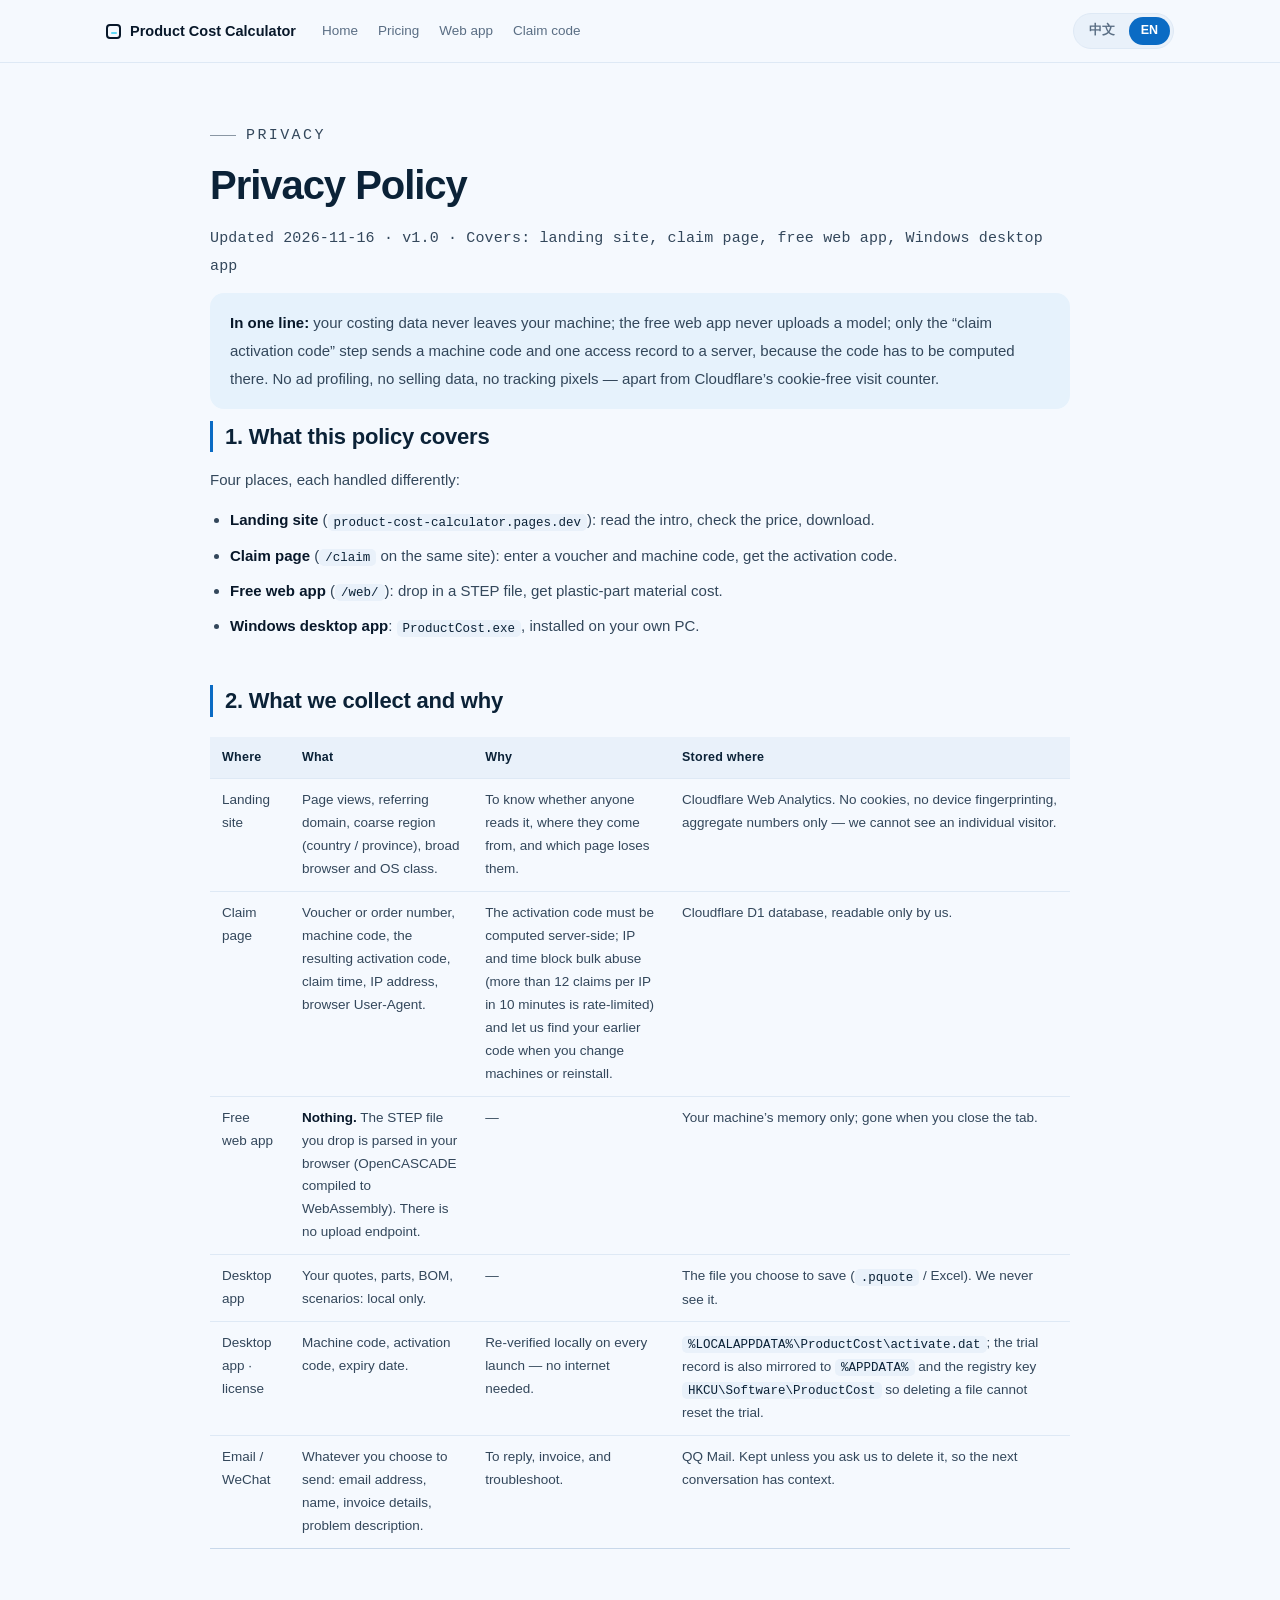
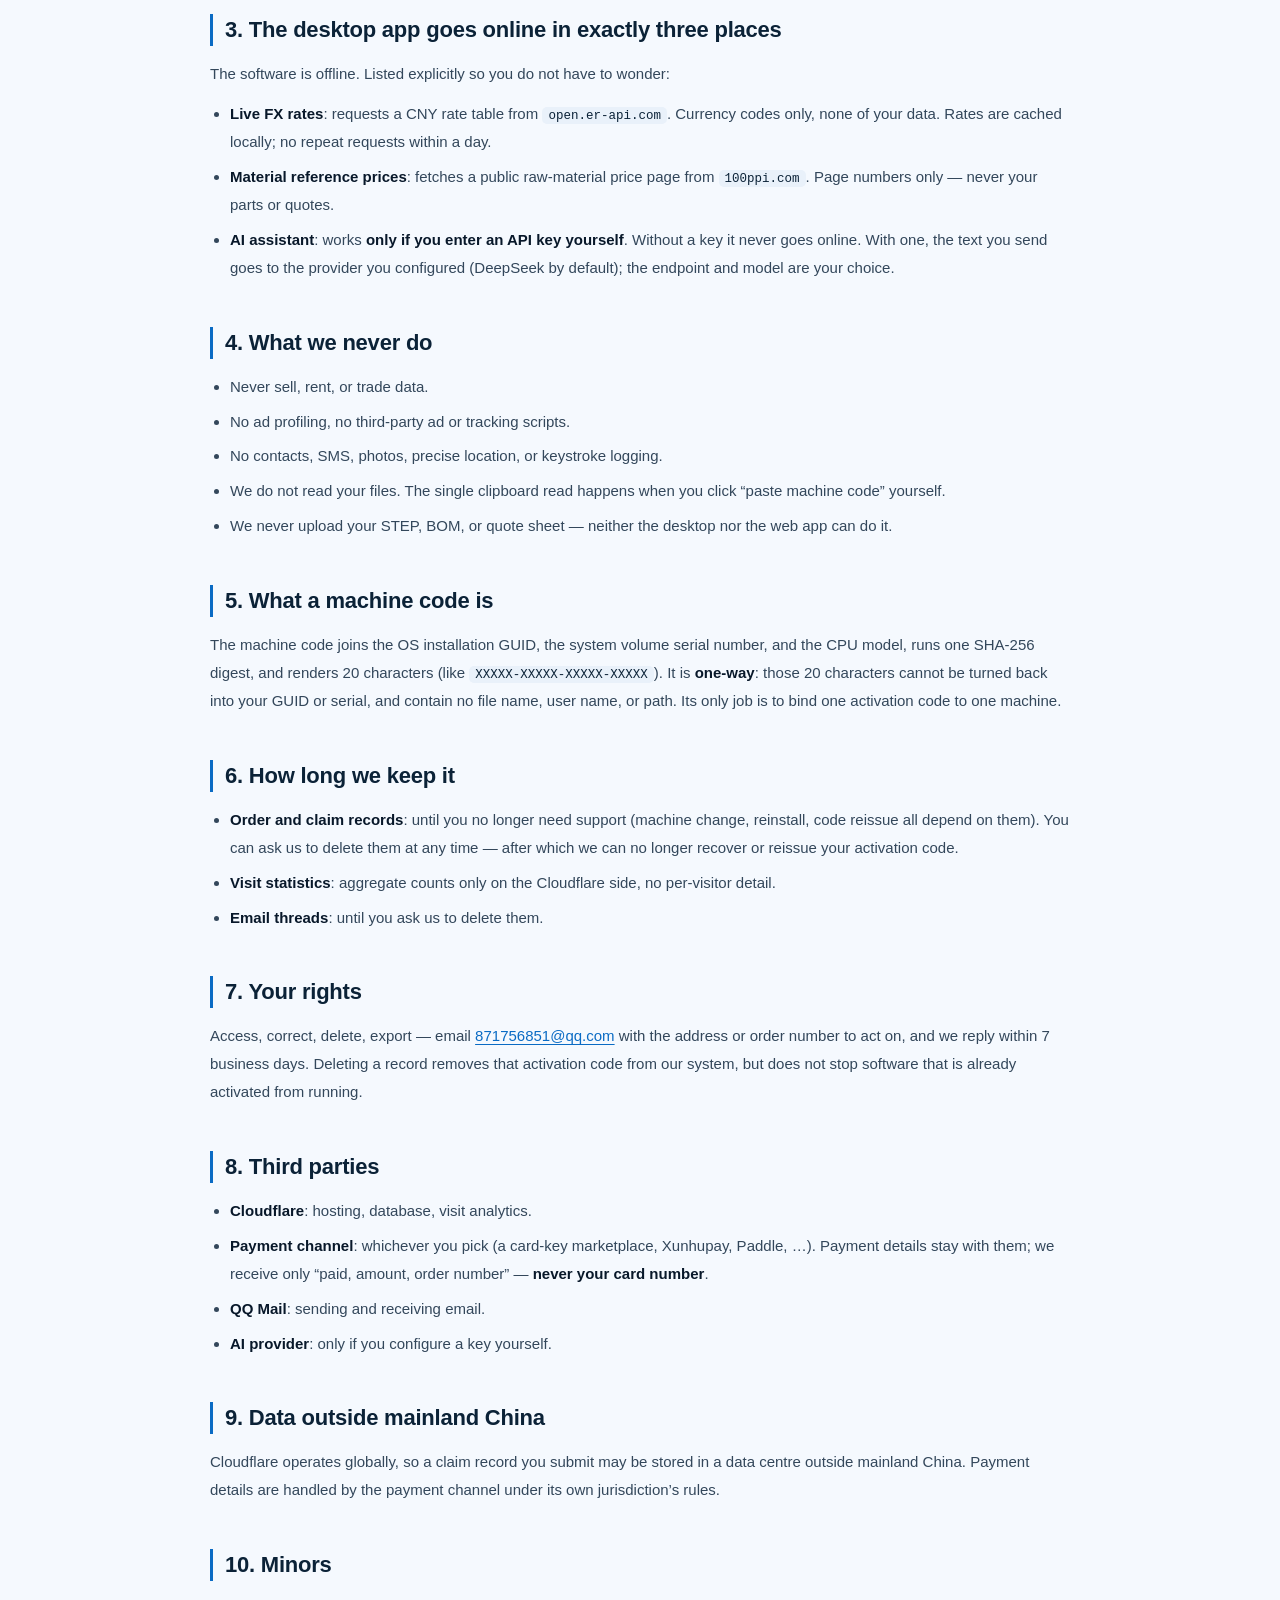
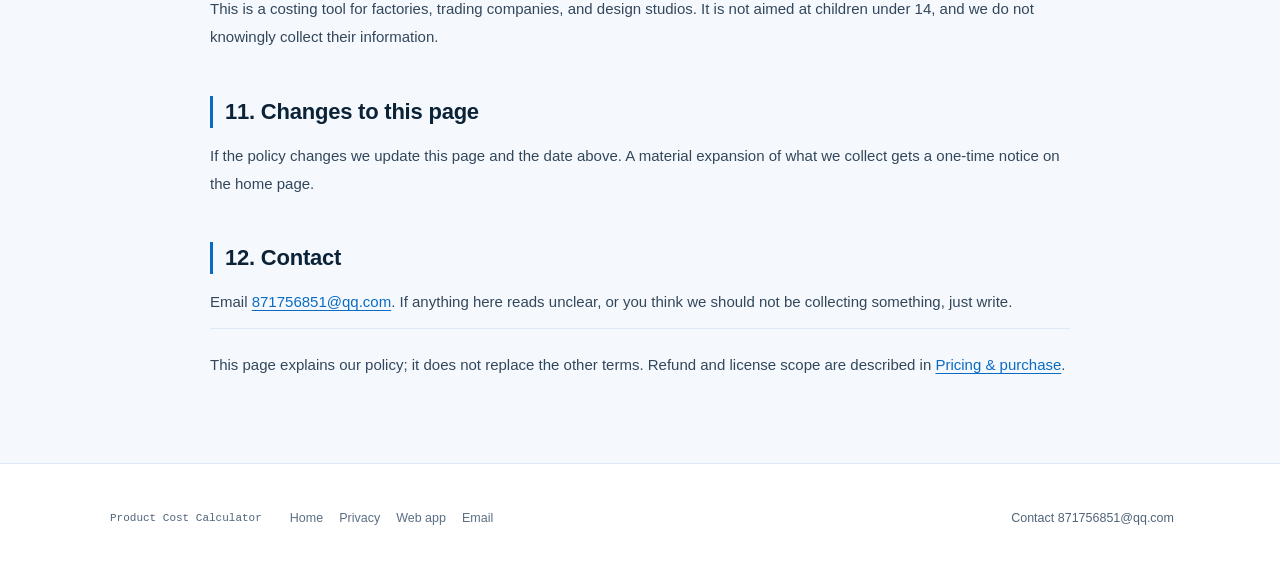
<file: privacy.html>
<!DOCTYPE html>
<html lang="zh-CN">
<head>
<meta charset="utf-8">
<meta name="viewport" content="width=device-width, initial-scale=1">
<title>隐私政策 · 产品成本核算工具</title>
<meta name="description" content="产品成本核算工具的隐私政策：落地页收集什么、免费网页版为什么不传模型、领码页为什么需要机器码与 IP、桌面版只有哪几处联网、数据留多久、怎么要求删除。">
<meta property="og:type" content="website">
<meta property="og:title" content="隐私政策 · 产品成本核算工具">
<meta property="og:description" content="我们收集什么、为什么、存在哪里、留多久、怎么删除。">
<meta property="og:url" content="https://product-cost-calculator.pages.dev/privacy">
<meta property="og:site_name" content="产品成本核算工具">
<meta name="twitter:card" content="summary">
<link rel="canonical" href="https://product-cost-calculator.pages.dev/privacy">
<link rel="alternate" hreflang="zh-Hans" href="https://product-cost-calculator.pages.dev/privacy">
<link rel="alternate" hreflang="en" href="https://product-cost-calculator.pages.dev/privacy?lang=en">
<link rel="alternate" hreflang="x-default" href="https://product-cost-calculator.pages.dev/privacy">
<link rel="icon" href="./favicon.svg" type="image/svg+xml">
<link rel="apple-touch-icon" href="./assets/app-plastic.png">
<meta name="theme-color" content="#08182A">
<link rel="stylesheet" href="./styles.css">
<script>
(function () {
  var l = "zh";
  try {
    var m = location.search.match(/[?&]lang=(zh|en)/i);
    if (m) l = m[1].toLowerCase();
    else {
      var s = localStorage.getItem("pc_lang");
      if (s === "zh" || s === "en") l = s;
      else if (String(navigator.language || "").toLowerCase().indexOf("zh") !== 0) l = "en";
    }
  } catch (e) {}
  document.documentElement.setAttribute("data-lang", l);
  document.documentElement.setAttribute("lang", l === "en" ? "en" : "zh-CN");
  if (l === "en") document.title = "Privacy Policy · Product Cost Calculator";
})();
</script>
<!-- Cloudflare Web Analytics --><script type='module' src='https://static.cloudflareinsights.com/beacon.min.js' data-cf-beacon='{"token": "a6fc5a35c37040679558732a27f0181a"}'></script><!-- End Cloudflare Web Analytics -->
<style>
  /* 只在法律文本页用的排版，不动 landing 的样式表 */
  [data-zh], [data-en] { display: none; }
  html[data-lang="en"] [data-en] { display: block; }
  html[data-lang="en"] .pn-links [data-en],
  html[data-lang="en"] .pn-brand [data-en],
  html[data-lang="en"] .doc-h [data-en] { display: inline; }
  html:not([data-lang="en"]) [data-zh] { display: block; }
  html:not([data-lang="en"]) .pn-links [data-zh],
  html:not([data-lang="en"]) .pn-brand [data-zh],
  html:not([data-lang="en"]) .doc-h [data-zh] { display: inline; }

  .pn {
    position: sticky; top: 0; z-index: 20;
    background: color-mix(in srgb, var(--paper) 88%, transparent);
    backdrop-filter: blur(14px);
    border-bottom: 1px solid var(--line);
  }
  .pn-in {
    display: flex; align-items: center; gap: 12px 26px;
    flex-wrap: wrap;
    min-height: 62px; padding-top: 10px; padding-bottom: 10px;
  }
  .pn-brand {
    display: inline-flex; align-items: center; gap: 9px;
    font-weight: 600; font-size: 14.5px; color: var(--ink);
  }
  .pn-brand .mark {
    width: 15px; height: 15px; border: 2px solid var(--ink); border-radius: 4px;
    display: inline-block; position: relative;
  }
  .pn-brand .mark::after {
    content: ""; position: absolute; left: 2.5px; right: 2.5px; bottom: 2.5px;
    height: 2px; background: var(--accent-cyan); border-radius: 1px;
  }
  .pn-links { display: flex; gap: 4px 20px; flex-wrap: wrap; font-size: var(--t-sm); color: var(--muted); }
  .pn-links a:hover { color: var(--ink); }
  .pn .lang-switch {
    margin-left: auto; display: inline-flex; padding: 3px;
    background: var(--paper-2); border: 1px solid var(--line); border-radius: var(--r-pill);
  }
  .pn .lang-switch button {
    appearance: none; border: 0; background: transparent; cursor: pointer;
    font: inherit; font-size: var(--t-xs); font-weight: 600; color: var(--muted);
    padding: 5px 12px; border-radius: var(--r-pill); line-height: 1.4;
  }
  .pn .lang-switch button.is-on { background: var(--accent-blue); color: #fff; }

  /* 左右留白交给 .wrap 的 --gut，这里只补上下；max-width 把 gutter 加回来，
     宽屏正文净宽仍是 860px（860 + 2×56），窄屏就不会顶到屏幕边 */
  .doc {
    padding-top: clamp(38px, 6vh, 64px);
    padding-bottom: clamp(56px, 8vh, 92px);
    max-width: calc(860px + 2 * var(--gut));
  }
  .doc .kicker { margin-bottom: 12px; }
  .doc h1 {
    margin: 0 0 14px; font-size: clamp(28px, 4vw, 40px);
    letter-spacing: -0.026em; line-height: 1.24; color: var(--ink-2);
  }
  .doc-meta {
    margin: 0 0 8px; font-size: var(--t-sm); color: var(--muted-2);
    font-family: var(--f-num); letter-spacing: 0.01em;
  }
  .doc-sum {
    margin: 0 0 clamp(30px, 5vh, 46px); padding: 16px 20px;
    background: var(--accent-soft); border-radius: var(--r-md);
    font-size: var(--t-sm); color: var(--text-2); line-height: 1.8;
  }
  .doc h2 {
    margin: clamp(34px, 5vh, 48px) 0 14px; font-size: var(--t-h3);
    letter-spacing: -0.01em; color: var(--ink-2);
    padding-left: 12px; border-left: 3px solid var(--accent-blue); line-height: 1.45;
  }
  .doc h2:first-of-type { margin-top: 0; }
  .doc p, .doc li { font-size: 15px; line-height: 1.86; color: var(--text-2); }
  .doc p { margin: 0 0 12px; }
  .doc ul { margin: 0 0 16px; padding-left: 20px; }
  .doc li { margin-bottom: 7px; }
  .doc strong { color: var(--ink); font-weight: 600; }
  .doc code {
    font-family: var(--f-num); font-size: 12.5px;
    background: var(--paper-2); border-radius: 5px; padding: 1.5px 6px; color: var(--ink-2);
  }
  .doc a { color: var(--accent-blue); text-decoration: underline; text-underline-offset: 3px; }
  .doc table {
    width: 100%; border-collapse: collapse; margin: 6px 0 20px;
    font-size: 13.5px; line-height: 1.7;
  }
  .doc th, .doc td {
    text-align: left; padding: 10px 12px; border-bottom: 1px solid var(--line);
    vertical-align: top; color: var(--text-2);
  }
  .doc th {
    background: var(--paper-2); color: var(--ink-2); font-weight: 600;
    font-size: 12.5px; letter-spacing: 0.02em; white-space: nowrap;
  }
  .doc tbody tr:last-child td { border-bottom: 1px solid var(--line-2); }
  .doc-scroll { overflow-x: auto; margin: 0 0 20px; }
  .doc-foot {
    margin: clamp(34px, 5vh, 48px) 0 0; padding-top: 22px;
    border-top: 1px solid var(--line); font-size: var(--t-sm); color: var(--muted);
  }
  /* ≤640px：四列表格横排必然把文字挤成竖条，改成一行一张卡 */
  @media (max-width: 640px) {
    .doc-scroll { overflow-x: visible; }
    .doc table,
    .doc tbody,
    .doc tr,
    .doc td { display: block; width: auto; }
    .doc thead {
      position: absolute;
      width: 1px; height: 1px;
      padding: 0; margin: -1px;
      overflow: hidden;
      clip: rect(0 0 0 0);
      white-space: nowrap;
      border: 0;
    }
    .doc tbody tr {
      background: var(--card);
      border: 1px solid var(--line);
      border-radius: var(--r-md);
      padding: 13px 15px 4px;
      margin-bottom: 11px;
    }
    .doc tbody td {
      border: 0;
      padding: 0 0 11px;
      font-size: 13.5px;
      line-height: 1.75;
    }
    .doc tbody td::before {
      content: attr(data-label);
      display: block;
      margin-bottom: 2px;
      font-size: 11px;
      font-weight: 600;
      letter-spacing: 0.06em;
      color: var(--muted-2);
    }
    .doc tbody tr:last-child td { border: 0; }
    .doc .doc-scroll { margin-bottom: 22px; }
  }
</style>
</head>
<body>

<header class="pn">
  <div class="wrap pn-in">
    <a class="pn-brand" href="./index.html">
      <span class="mark" aria-hidden="true"></span>
      <span data-zh>产品成本核算工具</span><span data-en>Product Cost Calculator</span>
    </a>
    <nav class="pn-links" aria-label="页面导航">
      <a href="./index.html"><span data-zh>首页</span><span data-en>Home</span></a>
      <a href="./index.html#price"><span data-zh>价格</span><span data-en>Pricing</span></a>
      <a href="./web/index.html"><span data-zh>网页版</span><span data-en>Web app</span></a>
      <a href="https://product-cost-calculator.pages.dev/claim"><span data-zh>领激活码</span><span data-en>Claim code</span></a>
    </nav>
    <div class="lang-switch" role="group" aria-label="语言切换">
      <button type="button" data-lang-btn="zh">中文</button>
      <button type="button" data-lang-btn="en">EN</button>
    </div>
  </div>
</header>

<main class="wrap doc" id="top">

<section data-zh>
  <p class="kicker">Privacy · 隐私</p>
  <h1>隐私政策</h1>
  <p class="doc-meta">更新日期 2026-11-16 · 版本 v1.0 · 适用：落地页、领码页、免费网页版、Windows 桌面版</p>
  <p class="doc-sum">
    <strong>一句话：</strong>报价数据不出你的电脑；免费网页版不传模型；只有「领激活码」这一步会把机器码和一次访问记录发到服务器，因为它必须在服务器上算码。没有广告画像，没有出卖数据，没有追踪像素——除了 Cloudflare 那个不用 cookie 的访问计数。
  </p>

  <h2>一、这一页管什么</h2>
  <p>本政策适用于以下四处，它们的处理方式不一样，下面分开写清楚：</p>
  <ul>
    <li><strong>落地页</strong>（<code>product-cost-calculator.pages.dev</code>）：看介绍、看价格、点下载。</li>
    <li><strong>领码页</strong>（同一站点的 <code>/claim</code>）：填兑换券和机器码，换激活码。</li>
    <li><strong>免费网页版</strong>（<code>/web/</code>）：拖 STEP 进去，只算塑料件材料费。</li>
    <li><strong>Windows 桌面版</strong>：装在你电脑上的 <code>ProductCost.exe</code>。</li>
  </ul>

  <h2>二、我们收什么、为什么收</h2>
  <div class="doc-scroll">
  <table>
    <thead>
      <tr><th>在哪</th><th>收什么</th><th>为什么</th><th>存在哪里</th></tr>
    </thead>
    <tbody>
      <tr>
        <td data-label="在哪">落地页</td>
        <td data-label="收什么">页面浏览、来源域名、粗略地区（国家/省级）、浏览器与系统的大类。</td>
        <td data-label="为什么">知道有没有人看、从哪来、哪一页留不住人。</td>
        <td data-label="存在哪里">Cloudflare Web Analytics。不用 cookie、不做设备指纹，只出汇总数，我们看不到单个访客。</td>
      </tr>
      <tr>
        <td data-label="在哪">领码页</td>
        <td data-label="收什么">兑换券号或订单号、机器码、算出来的激活码、领取时间、IP 地址、浏览器 User-Agent。</td>
        <td data-label="为什么">算激活码必须在服务器上做；IP 与时间用来拦批量薅羊毛（同一 IP 十分钟超过 12 次会被限流），也用来在你要换机、重装时帮你查回原来的码。</td>
        <td data-label="存在哪里">Cloudflare D1 数据库，只有我们能读。</td>
      </tr>
      <tr>
        <td data-label="在哪">免费网页版</td>
        <td data-label="收什么"><strong>什么都不发。</strong>你拖进去的 STEP 文件在你自己的浏览器里解析（WebAssembly 版 OpenCASCADE），没有上传接口。</td>
        <td data-label="为什么">—</td>
        <td data-label="存在哪里">只在你本机内存里，关掉页面就没了。</td>
      </tr>
      <tr>
        <td data-label="在哪">桌面版</td>
        <td data-label="收什么">报价数据、零件、BOM、方案对比：全部只在本机。</td>
        <td data-label="为什么">—</td>
        <td data-label="存在哪里">你选择的保存文件（<code>.pquote</code> / Excel），我们碰不到。</td>
      </tr>
      <tr>
        <td data-label="在哪">桌面版 · 授权</td>
        <td data-label="收什么">机器码、激活码、到期日。</td>
        <td data-label="为什么">每次启动在本地重算一遍校验，不需要联网。</td>
        <td data-label="存在哪里"><code>%LOCALAPPDATA%\ProductCost\activate.dat</code>；试用记录另存一份影子副本（<code>%APPDATA%</code> 与注册表 <code>HKCU\Software\ProductCost</code>），防止删文件重置试用。</td>
      </tr>
      <tr>
        <td data-label="在哪">邮件、微信</td>
        <td data-label="收什么">你主动写来的内容：邮箱、称呼、发票信息、问题描述。</td>
        <td data-label="为什么">回你、开票、排错。</td>
        <td data-label="存在哪里">QQ 邮箱。你不要求删除就留着，方便下次对得上。</td>
      </tr>
    </tbody>
  </table>
  </div>

  <h2>三、桌面版只有三处会联网</h2>
  <p>软件是离线的。明确列出来，免得你担心它在后台偷偷做什么：</p>
  <ul>
    <li><strong>实时汇率</strong>：向 <code>open.er-api.com</code> 请求币种汇率表，只带币种代码，不带你的任何数据。汇率结果会缓存到本机，一天内不重复请求。</li>
    <li><strong>材料参考价</strong>：向 <code>100ppi.com</code> 取公开的原料价格页面。只发页码，不发你的零件或报价。</li>
    <li><strong>AI 助手</strong>：<strong>只有你自己在设置里填了 API Key 才会工作。</strong>没填就完全不联网。填了以后，你发给它的文字会送到你指定的那个服务商（默认 DeepSeek），去哪个地址、用哪个模型都由你决定。</li>
  </ul>

  <h2>四、我们不做什么</h2>
  <ul>
    <li>不出卖、出租、交换任何数据。</li>
    <li>不做广告画像，不接第三方广告或追踪脚本。</li>
    <li>不收集通讯录、短信、相册、精确位置、键盘记录。</li>
    <li>不读你的文件。唯一一次读剪贴板，是你自己点「从剪贴板粘贴机器码」那一下。</li>
    <li>不上传你的 STEP、BOM、报价表——桌面版和网页版都没有这个能力。</li>
  </ul>

  <h2>五、机器码是什么</h2>
  <p>机器码是把「系统安装 GUID + 系统盘序列号 + CPU 型号」拼起来做一次 SHA-256 摘要，再转成 20 位字符（形如 <code>XXXXX-XXXXX-XXXXX-XXXXX</code>）。它<strong>不可逆</strong>——从这 20 位推不回你的 GUID 或序列号，也不含文件名、用户名、路径。它的用途只有一个：让一个激活码只能在一台机器上生效。</p>

  <h2>六、留多久</h2>
  <ul>
    <li><strong>订单与领码记录</strong>：保留到你不需要售后为止（换机、重装、重发码都要靠它）。你随时可以要求删除，删除后我们无法再帮你找回或补发激活码。</li>
    <li><strong>访问统计</strong>：Cloudflare 侧只保留汇总计数，不保存个人级明细。</li>
    <li><strong>邮件往来</strong>：保留到你要求删除。</li>
  </ul>

  <h2>七、你的权利</h2>
  <p>查询、更正、删除、导出——写邮件到 <a href="mailto:871756851@qq.com">871756851@qq.com</a>，说明你要处理的邮箱或订单号即可，7 个工作日内回复。删掉记录后，那张激活码在系统里就查不到了，但不影响已经激活的软件继续用。</p>

  <h2>八、第三方</h2>
  <ul>
    <li><strong>Cloudflare</strong>：托管站点与数据库、访问统计。</li>
    <li><strong>支付渠道</strong>：你选的那家（发卡平台 / 虎皮椒 / Paddle 等）。付款信息在他们那边，我们只收到「已付款、金额、订单号」，<strong>拿不到你的卡号</strong>。</li>
    <li><strong>QQ 邮箱</strong>：收发邮件。</li>
    <li><strong>AI 服务商</strong>：只有你自己配了 Key 才会涉及。</li>
  </ul>

  <h2>九、数据在境外</h2>
  <p>Cloudflare 的节点遍布全球，你提交的领码记录可能被存到中国大陆以外的机房。付款信息由支付渠道按其所在地的规则处理。</p>

  <h2>十、未成年人</h2>
  <p>这是给工厂、贸易公司、设计公司的成本核算工具，不面向 14 岁以下的孩子，我们也不会主动收集他们的信息。</p>

  <h2>十一、改这一页</h2>
  <p>政策变了就改这一页并更新上面的日期；涉及收集范围扩大的重大变更，会在首页提示一次。</p>

  <h2>十二、联系我们</h2>
  <p>邮箱 <a href="mailto:871756851@qq.com">871756851@qq.com</a>。有任何一处写得不清、或者你觉得不该收的，直接写信问。</p>

  <p class="doc-foot">本页是政策的说明，不构成对其他条款的替代。购买与授权相关约定见<a href="./index.html#price">价格与购买</a>一节的退款与授权范围说明。</p>
</section>

<section data-en>
  <p class="kicker">Privacy</p>
  <h1>Privacy Policy</h1>
  <p class="doc-meta">Updated 2026-11-16 · v1.0 · Covers: landing site, claim page, free web app, Windows desktop app</p>
  <p class="doc-sum">
    <strong>In one line:</strong> your costing data never leaves your machine; the free web app never uploads a model; only the “claim activation code” step sends a machine code and one access record to a server, because the code has to be computed there. No ad profiling, no selling data, no tracking pixels — apart from Cloudflare’s cookie-free visit counter.
  </p>

  <h2>1. What this policy covers</h2>
  <p>Four places, each handled differently:</p>
  <ul>
    <li><strong>Landing site</strong> (<code>product-cost-calculator.pages.dev</code>): read the intro, check the price, download.</li>
    <li><strong>Claim page</strong> (<code>/claim</code> on the same site): enter a voucher and machine code, get the activation code.</li>
    <li><strong>Free web app</strong> (<code>/web/</code>): drop in a STEP file, get plastic-part material cost.</li>
    <li><strong>Windows desktop app</strong>: <code>ProductCost.exe</code>, installed on your own PC.</li>
  </ul>

  <h2>2. What we collect and why</h2>
  <div class="doc-scroll">
  <table>
    <thead>
      <tr><th>Where</th><th>What</th><th>Why</th><th>Stored where</th></tr>
    </thead>
    <tbody>
      <tr>
        <td data-label="Where">Landing site</td>
        <td data-label="What">Page views, referring domain, coarse region (country / province), broad browser and OS class.</td>
        <td data-label="Why">To know whether anyone reads it, where they come from, and which page loses them.</td>
        <td data-label="Stored where">Cloudflare Web Analytics. No cookies, no device fingerprinting, aggregate numbers only — we cannot see an individual visitor.</td>
      </tr>
      <tr>
        <td data-label="Where">Claim page</td>
        <td data-label="What">Voucher or order number, machine code, the resulting activation code, claim time, IP address, browser User-Agent.</td>
        <td data-label="Why">The activation code must be computed server-side; IP and time block bulk abuse (more than 12 claims per IP in 10 minutes is rate-limited) and let us find your earlier code when you change machines or reinstall.</td>
        <td data-label="Stored where">Cloudflare D1 database, readable only by us.</td>
      </tr>
      <tr>
        <td data-label="Where">Free web app</td>
        <td data-label="What"><strong>Nothing.</strong> The STEP file you drop is parsed in your browser (OpenCASCADE compiled to WebAssembly). There is no upload endpoint.</td>
        <td data-label="Why">—</td>
        <td data-label="Stored where">Your machine’s memory only; gone when you close the tab.</td>
      </tr>
      <tr>
        <td data-label="Where">Desktop app</td>
        <td data-label="What">Your quotes, parts, BOM, scenarios: local only.</td>
        <td data-label="Why">—</td>
        <td data-label="Stored where">The file you choose to save (<code>.pquote</code> / Excel). We never see it.</td>
      </tr>
      <tr>
        <td data-label="Where">Desktop app · license</td>
        <td data-label="What">Machine code, activation code, expiry date.</td>
        <td data-label="Why">Re-verified locally on every launch — no internet needed.</td>
        <td data-label="Stored where"><code>%LOCALAPPDATA%\ProductCost\activate.dat</code>; the trial record is also mirrored to <code>%APPDATA%</code> and the registry key <code>HKCU\Software\ProductCost</code> so deleting a file cannot reset the trial.</td>
      </tr>
      <tr>
        <td data-label="Where">Email / WeChat</td>
        <td data-label="What">Whatever you choose to send: email address, name, invoice details, problem description.</td>
        <td data-label="Why">To reply, invoice, and troubleshoot.</td>
        <td data-label="Stored where">QQ Mail. Kept unless you ask us to delete it, so the next conversation has context.</td>
      </tr>
    </tbody>
  </table>
  </div>

  <h2>3. The desktop app goes online in exactly three places</h2>
  <p>The software is offline. Listed explicitly so you do not have to wonder:</p>
  <ul>
    <li><strong>Live FX rates</strong>: requests a CNY rate table from <code>open.er-api.com</code>. Currency codes only, none of your data. Rates are cached locally; no repeat requests within a day.</li>
    <li><strong>Material reference prices</strong>: fetches a public raw-material price page from <code>100ppi.com</code>. Page numbers only — never your parts or quotes.</li>
    <li><strong>AI assistant</strong>: works <strong>only if you enter an API key yourself</strong>. Without a key it never goes online. With one, the text you send goes to the provider you configured (DeepSeek by default); the endpoint and model are your choice.</li>
  </ul>

  <h2>4. What we never do</h2>
  <ul>
    <li>Never sell, rent, or trade data.</li>
    <li>No ad profiling, no third-party ad or tracking scripts.</li>
    <li>No contacts, SMS, photos, precise location, or keystroke logging.</li>
    <li>We do not read your files. The single clipboard read happens when you click “paste machine code” yourself.</li>
    <li>We never upload your STEP, BOM, or quote sheet — neither the desktop nor the web app can do it.</li>
  </ul>

  <h2>5. What a machine code is</h2>
  <p>The machine code joins the OS installation GUID, the system volume serial number, and the CPU model, runs one SHA-256 digest, and renders 20 characters (like <code>XXXXX-XXXXX-XXXXX-XXXXX</code>). It is <strong>one-way</strong>: those 20 characters cannot be turned back into your GUID or serial, and contain no file name, user name, or path. Its only job is to bind one activation code to one machine.</p>

  <h2>6. How long we keep it</h2>
  <ul>
    <li><strong>Order and claim records</strong>: until you no longer need support (machine change, reinstall, code reissue all depend on them). You can ask us to delete them at any time — after which we can no longer recover or reissue your activation code.</li>
    <li><strong>Visit statistics</strong>: aggregate counts only on the Cloudflare side, no per-visitor detail.</li>
    <li><strong>Email threads</strong>: until you ask us to delete them.</li>
  </ul>

  <h2>7. Your rights</h2>
  <p>Access, correct, delete, export — email <a href="mailto:871756851@qq.com">871756851@qq.com</a> with the address or order number to act on, and we reply within 7 business days. Deleting a record removes that activation code from our system, but does not stop software that is already activated from running.</p>

  <h2>8. Third parties</h2>
  <ul>
    <li><strong>Cloudflare</strong>: hosting, database, visit analytics.</li>
    <li><strong>Payment channel</strong>: whichever you pick (a card-key marketplace, Xunhupay, Paddle, …). Payment details stay with them; we receive only “paid, amount, order number” — <strong>never your card number</strong>.</li>
    <li><strong>QQ Mail</strong>: sending and receiving email.</li>
    <li><strong>AI provider</strong>: only if you configure a key yourself.</li>
  </ul>

  <h2>9. Data outside mainland China</h2>
  <p>Cloudflare operates globally, so a claim record you submit may be stored in a data centre outside mainland China. Payment details are handled by the payment channel under its own jurisdiction’s rules.</p>

  <h2>10. Minors</h2>
  <p>This is a costing tool for factories, trading companies, and design studios. It is not aimed at children under 14, and we do not knowingly collect their information.</p>

  <h2>11. Changes to this page</h2>
  <p>If the policy changes we update this page and the date above. A material expansion of what we collect gets a one-time notice on the home page.</p>

  <h2>12. Contact</h2>
  <p>Email <a href="mailto:871756851@qq.com">871756851@qq.com</a>. If anything here reads unclear, or you think we should not be collecting something, just write.</p>

  <p class="doc-foot">This page explains our policy; it does not replace the other terms. Refund and license scope are described in <a href="./index.html#price">Pricing &amp; purchase</a>.</p>
</section>

</main>

<footer class="foot">
  <div class="wrap foot-in">
    <div class="foot-brand">
      <span data-zh>产品成本核算工具</span><span data-en>Product Cost Calculator</span>
    </div>
    <div class="foot-links">
      <a href="./index.html"><span data-zh>首页</span><span data-en>Home</span></a>
      <a href="./privacy"><span data-zh>隐私政策</span><span data-en>Privacy</span></a>
      <a href="./web/index.html"><span data-zh>网页版</span><span data-en>Web app</span></a>
      <a href="mailto:871756851@qq.com"><span data-zh>邮箱</span><span data-en>Email</span></a>
    </div>
    <div class="foot-note">
      <span data-zh>联系 871756851@qq.com</span><span data-en>Contact 871756851@qq.com</span>
    </div>
  </div>
</footer>

<script>
(function () {
  function cur() {
    return document.documentElement.getAttribute("data-lang") === "en" ? "en" : "zh";
  }
  function apply(lang) {
    var en = lang === "en";
    document.documentElement.setAttribute("data-lang", en ? "en" : "zh");
    document.documentElement.setAttribute("lang", en ? "en" : "zh-CN");
    document.title = en ? "Privacy Policy · Product Cost Calculator" : "隐私政策 · 产品成本核算工具";
    try { localStorage.setItem("pc_lang", en ? "en" : "zh"); } catch (e) {}
    document.querySelectorAll("[data-lang-btn]").forEach(function (b) {
      var on = b.getAttribute("data-lang-btn") === (en ? "en" : "zh");
      b.setAttribute("aria-pressed", on ? "true" : "false");
      b.classList.toggle("is-on", on);
    });
  }
  document.querySelectorAll("[data-lang-btn]").forEach(function (b) {
    b.addEventListener("click", function () { apply(b.getAttribute("data-lang-btn")); });
  });
  apply(cur());
})();
</script>
</body>
</html>
</file>
<file: styles.css>
/* ==========================================================================
   产品成本核算工具 · 落地页  v3「清爽科技」
   --------------------------------------------------------------------------
   v3 相对 v2 只动"颜色 + 设计语言"，不动结构、不动文案、不动交互：
   1. 配色从墨青换成科技蓝：深海蓝底（#08182A）+ 电光蓝（#0A6BC4）+
      冰青（#5FD8F5），浅色区偏冷白（#F5F9FE），整体更清爽、更"仪器"；
   2. 加四类科技化设计语言：蓝图网格 / 径向光晕 / 渐变细边 / 仪表标注；
   3. 分隔语法、圆角阶梯、字号阶梯、深色区内嵌面板全部沿用 v2，不推翻；
   4. 颜色令牌改名：--teal → --accent-blue，--teal-bright → --accent-cyan，
      --teal-soft → --accent-soft（旧名在下面注释里保留对照）。
   ========================================================================== */

:root {
  /* 颜色 —— v3 清爽科技蓝 */
  --ink: #08182A;          /* 深海蓝：深色区与主文字结构色 */
  --ink-2: #0B2237;
  --ink-3: #103049;
  --accent-blue: #0A6BC4;  /* 电光蓝：数字、可点、进度条（原 --teal） */
  --accent-cyan: #5FD8F5;  /* 冰青：深色底上的强调色（原 --teal-bright） */
  --accent-soft: #E6F2FC;  /* 极浅蓝：说明块底（原 --teal-soft） */
  --paper: #F5F9FE;        /* 页面底：冷白 */
  --paper-2: #E9F1FA;
  --card: #FFFFFF;
  --line: #DEE9F5;         /* 唯一细线色，只用在数据表 */
  --line-2: #C8D8EA;
  --text: #0C1B2A;
  --text-2: #33475B;       /* 正文段落，比标题软一档 */
  --muted: #5A6E84;
  --muted-2: #50647A;      /* 12.5–13.5px 小字用，对 --paper 约 5.7:1 */
  --good: #0E8A5F;
  --warn: #A35D00;

  /* 科技语言的三个中间量 */
  --grid-c: rgba(10, 107, 196, 0.055);      /* 浅色区蓝图网格线 */
  --grid-ink: rgba(95, 216, 245, 0.06);     /* 深色区蓝图网格线 */
  --hair: linear-gradient(150deg, rgba(95, 216, 245, 0.6),
            rgba(10, 107, 196, 0.07) 38%, rgba(10, 107, 196, 0.07) 62%,
            rgba(10, 107, 196, 0.3));

  /* 圆角阶梯 */
  --r-xs: 6px;
  --r-sm: 10px;
  --r-md: 14px;
  --r-lg: 20px;
  --r-xl: 28px;
  --r-pill: 999px;

  /* 字号阶梯 */
  --t-display: clamp(56px, 12vw, 164px);
  --t-h1: clamp(28px, 4.2vw, 54px);
  --t-h2: clamp(24px, 3.1vw, 38px);
  --t-h3: clamp(18px, 2vw, 22px);
  --t-lead: clamp(15px, 1.42vw, 17px);
  --t-body: 16px;
  --t-sm: 13.5px;
  --t-xs: 12.5px;

  /* 阴影：柔和投影 + 一层冷色辉光 */
  --sh-1: 0 1px 2px rgba(12, 27, 42, 0.05);
  --sh-2: 0 2px 6px rgba(12, 27, 42, 0.05), 0 18px 44px -30px rgba(8, 24, 42, 0.35);
  --sh-3: 0 2px 8px rgba(12, 27, 42, 0.06), 0 30px 70px -40px rgba(8, 24, 42, 0.45);

  --f-sans: "MiSans", "HarmonyOS Sans SC", "PingFang SC", "Microsoft YaHei",
            "Source Han Sans SC", "Noto Sans SC", -apple-system, "Segoe UI", sans-serif;
  --f-num: ui-monospace, "SF Mono", "Cascadia Mono", "Segoe UI Mono", Consolas,
           "Roboto Mono", monospace;

  --wrap: 1180px;
  --gut: clamp(20px, 5vw, 56px);
}

*,
*::before,
*::after {
  box-sizing: border-box;
}

html {
  -webkit-text-size-adjust: 100%;
  scroll-behavior: auto;
}

body {
  margin: 0;
  background: var(--paper);
  color: var(--text);
  font-family: var(--f-sans);
  font-size: var(--t-body);
  line-height: 1.72;
  -webkit-font-smoothing: antialiased;
  text-rendering: optimizeLegibility;
  overflow-x: hidden;
}

img {
  display: block;
  max-width: 100%;
  height: auto;
}

a {
  color: inherit;
  text-decoration: none;
}

::selection {
  background: var(--accent-soft);
  color: var(--ink);
}

/* v1 的纸纹噪点在大面积纯色上只增加"文档感"，v2 去掉 */
.grain {
  display: none;
}

.wrap {
  width: 100%;
  max-width: var(--wrap);
  margin: 0 auto;
  padding: 0 var(--gut);
  position: relative;
  z-index: 1;
}

/* 锚点跳转要躲开固定导航 */
section[id],
main > section {
  scroll-margin-top: 78px;
}

/* -------------------------------------------------------------------------- */
/* 导航                                                                        */
/* -------------------------------------------------------------------------- */

.nav {
  position: fixed;
  top: 0;
  left: 0;
  right: 0;
  z-index: 50;
  display: flex;
  align-items: center;
  gap: 24px;
  height: 64px;
  padding: 0 var(--gut);
  background: rgba(245, 249, 254, 0.76);
  backdrop-filter: saturate(160%) blur(16px);
  -webkit-backdrop-filter: saturate(160%) blur(16px);
  border-bottom: 1px solid transparent;
  transition: background 0.3s ease, border-color 0.3s ease;
}

/* 吸顶后不再画线，改用极轻的投影，避免和内容区细线打架 */
.nav.is-stuck {
  background: rgba(245, 249, 254, 0.93);
  border-bottom-color: transparent;
  box-shadow: 0 1px 0 rgba(12, 27, 42, 0.06);
}

.nav-brand {
  display: flex;
  align-items: center;
  gap: 9px;
  font-weight: 600;
  letter-spacing: -0.01em;
  white-space: nowrap;
}

.nav-mark {
  width: 16px;
  height: 16px;
  border: 2px solid var(--ink);
  border-radius: 5px;
  position: relative;
}

.nav-mark::after {
  content: "";
  position: absolute;
  left: 3px;
  right: 3px;
  bottom: 3px;
  height: 2px;
  border-radius: 1px;
  background: var(--accent-blue);
}

.nav-name {
  font-size: 15px;
}

.nav-ver {
  font-family: var(--f-num);
  font-size: 11px;
  color: var(--muted-2);
  background: var(--paper-2);
  border-radius: var(--r-xs);
  padding: 2px 6px;
  letter-spacing: 0.02em;
}

/* 视觉隐藏但仍可聚焦/可被读屏识别：桌面端隐藏，≤900px 才成为真正的菜单开关 */
.nav-toggle {
  position: absolute;
  width: 1px;
  height: 1px;
  padding: 0;
  margin: -1px;
  overflow: hidden;
  clip: rect(0 0 0 0);
  white-space: nowrap;
  border: 0;
}

/* 键盘聚焦时把焦点环画到汉堡图标上，而不是那个 1px 的复选框 */
.nav-toggle:focus-visible ~ .nav-burger {
  outline: 2px solid var(--accent-blue);
  outline-offset: 4px;
  border-radius: var(--r-xs);
}

.nav-burger {
  display: none;
  flex: 0 0 auto; /* 不能被 flex 压缩：窄屏时语言切换 + 按钮会把它挤成 0 宽 */
  flex-direction: column;
  justify-content: center;
  gap: 4px;
  width: 34px;
  height: 34px;
  margin-left: auto;
  cursor: pointer;
}

.nav-burger span {
  display: block;
  height: 1.5px;
  border-radius: 1px;
  background: var(--ink);
  transition: transform 0.22s ease, opacity 0.22s ease;
}

.nav-links {
  display: flex;
  gap: 4px;
  margin-left: auto;
  font-size: 14px;
  color: var(--muted);
}

.nav-links a {
  padding: 6px 11px;
  border-radius: var(--r-pill);
  /* 导航项一律不折行：834px 这类中间宽度下曾被挤成"拆 解"两行顶到导航栏外 */
  white-space: nowrap;
  transition: color 0.2s ease, background 0.2s ease;
}

.nav-links a:hover {
  color: var(--ink);
  background: rgba(8, 24, 42, 0.045);
}

.nav-cta {
  margin-left: 8px;
  white-space: nowrap;
}

/* -------------------------------------------------------------------------- */
/* 按钮：统一胶囊圆角                                                        */
/* -------------------------------------------------------------------------- */

.btn {
  display: inline-flex;
  align-items: center;
  justify-content: center;
  gap: 8px;
  min-height: 40px;
  padding: 0 20px;
  border-radius: var(--r-pill);
  font-size: 14.5px;
  font-weight: 500;
  letter-spacing: 0.01em;
  border: 1px solid transparent;
  cursor: pointer;
  transition: transform 0.18s cubic-bezier(0.2, 0.7, 0.3, 1),
              background 0.2s ease, color 0.2s ease, border-color 0.2s ease,
              box-shadow 0.2s ease;
  will-change: transform;
}

/* 落地页「在线计算器」区块的按钮间距 */
.tools-cta {
  margin: 22px 0 0;
}

.btn:active {
  transform: scale(0.985);
}

.btn-solid {
  background: var(--ink);
  color: #fff;
  box-shadow: 0 10px 24px -14px rgba(10, 107, 196, 0.85);
}

.btn-solid:hover {
  background: var(--accent-blue);
  box-shadow: 0 12px 26px -14px rgba(10, 107, 196, 0.95);
}

.btn-line {
  border-color: var(--line-2);
  color: var(--ink);
  background: transparent;
}

.btn-line:hover {
  border-color: var(--ink);
  background: var(--card);
}

/* 次级文字链：网页版入口降级，避免和主下载按钮抢注意力 */
.btn-text {
  display: inline-block;
  font-size: 14px;
  color: var(--muted);
  text-decoration: underline;
  text-decoration-color: var(--line-2);
  text-underline-offset: 4px;
  transition: color 0.2s ease, text-decoration-color 0.2s ease;
}

.btn-text:hover {
  color: var(--ink);
  text-decoration-color: var(--ink);
}

.btn-ghost {
  min-height: 34px;
  padding: 0 16px;
  font-size: 13.5px;
  border-color: var(--line-2);
  color: var(--ink);
  background: rgba(255, 255, 255, 0.7);
}

.btn-ghost:hover {
  border-color: var(--ink);
  background: var(--card);
}

.btn-lg {
  min-height: 54px;
  padding: 0 30px;
  font-size: 16px;
}

/* -------------------------------------------------------------------------- */
/* 首屏                                                                        */
/* -------------------------------------------------------------------------- */

.hero {
  position: relative;
  /* 上限收到 128px：1440×900 / 1366×768 下首屏整块（含 5 格摘要与交接语）不越过底边 */
  padding: clamp(96px, 12vh, 128px) var(--gut) clamp(52px, 7vh, 84px);
  max-width: var(--wrap);
  margin: 0 auto;
  z-index: 1;
}

.hero-eyebrow {
  display: inline-flex;
  align-items: center;
  gap: 9px;
  font-size: var(--t-xs);
  letter-spacing: 0.04em;
  color: var(--muted);
  background: var(--card);
  border-radius: var(--r-pill);
  padding: 7px 15px 7px 12px;
  box-shadow: var(--sh-1);
  margin-bottom: clamp(26px, 5vh, 50px);
}

.hero-eyebrow .dot {
  width: 6px;
  height: 6px;
  border-radius: 50%;
  background: var(--good);
  box-shadow: 0 0 0 3px rgba(14, 138, 95, 0.16);
}

.hero-figure {
  display: flex;
  align-items: baseline;
  gap: 16px;
  flex-wrap: wrap;
  margin-bottom: clamp(14px, 2.4vh, 26px);
}

.hero-num {
  font-family: var(--f-num);
  font-weight: 500;
  font-size: var(--t-display);
  line-height: 0.86;
  letter-spacing: -0.05em;
  color: var(--ink);
  font-variant-numeric: tabular-nums;
  /* 数字是图形层：滚动时会缩放，用 transform 不动字号 */
  transform-origin: left center;
  will-change: transform;
}

.hero-unit {
  font-size: clamp(13px, 1.4vw, 16px);
  color: var(--muted);
  letter-spacing: 0.02em;
  padding-bottom: 0.5em;
}

.hero-h1 {
  margin: 0 0 clamp(20px, 3vh, 30px);
  font-size: var(--t-h1);
  line-height: 1.16;
  letter-spacing: -0.028em;
  font-weight: 600;
  color: var(--ink-2);
  max-width: 17em;
}

.hero-h1 .line {
  display: block;
  overflow: hidden;         /* 文字从遮罩里升起 */
  padding-bottom: 0.06em;
}

.hero-h1 .lw {
  display: block;
  will-change: transform;
}

.hero-h1 em {
  font-style: normal;
  color: var(--accent-blue);
  position: relative;
}

.hero-h1 em::after {
  content: "";
  position: absolute;
  left: 0;
  right: 0;
  bottom: 0.1em;
  height: 0.08em;
  border-radius: 2px;
  background: var(--accent-blue);
  opacity: 0.22;
}

.hero-lead {
  margin: 0 0 clamp(28px, 4vh, 40px);
  max-width: 34em;
  font-size: var(--t-lead);
  line-height: 1.8;
  color: var(--text-2);
}

/* 中文段落避免最后一行只剩一两个字（Chrome 117+ 生效，其他浏览器忽略） */
.hero-lead,
.lead,
.bd-cap,
.get-note,
.fact-cap,
.scope-list li,
.price-list li,
.disclaimer li {
  text-wrap: pretty;
}

.hero-cta {
  display: flex;
  flex-wrap: wrap;
  align-items: center;
  gap: 16px;
  margin-bottom: clamp(22px, 3vh, 30px);
}

/* meta 行不再用竖线分隔：靠间距分组，少一条线就少一分"表格感" */
.hero-meta {
  display: flex;
  flex-wrap: wrap;
  gap: 8px 20px;
  margin: 0 0 clamp(36px, 6vh, 64px);
  padding: 0;
  list-style: none;
  font-size: var(--t-xs);
  color: var(--muted-2);
}

.hero-meta li {
  line-height: 1.5;
}

.hero-meta .meta-price {
  color: var(--ink);
  font-weight: 600;
}

/* 成本摘要：一张白卡，5 格只靠对齐分栏，不加任何竖线 */
.hero-strip {
  display: grid;
  grid-template-columns: repeat(5, minmax(0, 1fr));
  gap: 4px;
  background: var(--card);
  border-radius: var(--r-lg);
  padding: clamp(16px, 2.2vw, 22px) clamp(16px, 2.4vw, 26px);
  box-shadow: var(--sh-2);
}

.strip-item {
  display: flex;
  flex-direction: column;
  gap: 4px;
  min-width: 0;
}

.strip-item span {
  font-size: var(--t-xs);
  color: var(--muted);
  white-space: nowrap;
}

.strip-item b {
  font-family: var(--f-num);
  font-size: clamp(17px, 1.8vw, 22px);
  font-weight: 500;
  color: var(--ink);
  font-variant-numeric: tabular-nums;
  letter-spacing: -0.015em;
}

.strip-strong b {
  color: var(--accent-blue);
}

/* 首屏结束时的交接：不是让整块被推走，而是留一句话指向下一节 */
.hero-handoff {
  display: flex;
  align-items: center;
  gap: 14px;
  margin-top: clamp(22px, 3vh, 32px);
  font-size: var(--t-xs);
  color: var(--muted-2);
  opacity: 0;
}

.ho-rule {
  width: 40px;
  height: 1px;
  border-radius: 1px;
  background: var(--line-2);
  flex: none;
}

/* -------------------------------------------------------------------------- */
/* 通用区块                                                                    */
/* -------------------------------------------------------------------------- */

.band {
  position: relative;
  padding: clamp(84px, 12vh, 148px) 0;
  z-index: 1;
}

/* 浅色区块之间不再用 1px 上下描边分隔，靠底色差与留白分组 */
.band-paper {
  background: var(--card);
}

.band-ink {
  background: var(--ink);
  color: #E4EEF9;
}

.band-get {
  background: var(--paper-2);
}

/* ≥1240px 时把深色区做成内嵌圆角面板：
   此时面板宽度仍 > 1180，内容区靠 max-width 居中会自动对齐，不会缩进错位 */
@media (min-width: 1240px) {
  .bd,
  .band-ink,
  .band-get {
    margin-left: 28px;
    margin-right: 28px;
    border-radius: 32px;
  }
}

.kicker {
  margin: 0 0 16px;
  font-family: var(--f-num);
  font-size: var(--t-xs);
  letter-spacing: 0.16em;
  text-transform: uppercase;
  color: var(--accent-blue);
}

.band-ink .kicker {
  color: var(--accent-cyan);
}

.h2 {
  margin: 0 0 20px;
  font-size: var(--t-h2);
  line-height: 1.4;
  letter-spacing: -0.024em;
  font-weight: 600;
  color: var(--ink-2);
  max-width: 20em;
}

.band-ink .h2 {
  color: #fff;
}

.lead {
  margin: 0;
  max-width: 36em;
  font-size: var(--t-lead);
  line-height: 1.82;
  color: var(--text-2);
}

.band-ink .lead {
  color: #A9BED3;
}

.sec-head {
  margin-bottom: clamp(34px, 6vh, 62px);
}

/* 说明块：改成浅 teal 底的小面板，去掉左侧竖线 */
.note {
  margin: 22px 0 0;
  max-width: 46em;
  font-size: var(--t-sm);
  line-height: 1.78;
  color: var(--muted);
  background: var(--accent-soft);
  border-radius: var(--r-md);
  padding: 16px 20px;
}

/* 截图：去描边，大圆角 + 一层柔影 */
.shot {
  margin: 0;
  overflow: hidden;
  border-radius: var(--r-lg);
  background: var(--card);
  box-shadow: var(--sh-3);
}

.shot img {
  width: 100%;
  /* 截图是 UI，不是照片：不加暗角、不做圆角裁切以外的处理 */
  clip-path: inset(0 0 0 0);
  will-change: transform, clip-path;
}

.shot figcaption {
  padding: 12px 18px 14px;
  font-size: var(--t-xs);
  line-height: 1.6;
  color: var(--muted);
  background: var(--paper);
}

.shot-wide {
  margin-top: clamp(28px, 4vh, 46px);
}

/* -------------------------------------------------------------------------- */
/* 14 行拆解（滑动驱动）                                                       */
/* -------------------------------------------------------------------------- */

.bd {
  position: relative;
  background: var(--ink);
  color: #E4EEF9;
  z-index: 1;
}

.bd-pin {
  padding: clamp(72px, 10vh, 116px) var(--gut) clamp(64px, 9vh, 96px);
  max-width: var(--wrap);
  margin: 0 auto;
}

.bd-head {
  margin-bottom: clamp(30px, 5vh, 52px);
}

/* 深色舞台上，标题与说明必须换浅色；否则深墨青压深墨青，等于看不见 */
.bd .kicker {
  color: var(--accent-cyan);
}

.bd .h2 {
  color: #fff;
}

.bd .lead {
  color: #A9BED3;
}

.bd-stage {
  display: grid;
  grid-template-columns: minmax(180px, 250px) minmax(0, 1fr);
  gap: clamp(24px, 4vw, 56px);
  align-items: start;
}

.bd-total {
  position: sticky;
  top: 96px;
}

.bd-total-num {
  font-family: var(--f-num);
  font-size: clamp(40px, 5.2vw, 62px);
  line-height: 1;
  letter-spacing: -0.04em;
  color: #fff;
  font-variant-numeric: tabular-nums;
}

.bd-total-cap {
  margin-top: 10px;
  font-size: var(--t-xs);
  letter-spacing: 0.04em;
  color: #7F97B0;
}

.bd-main {
  min-width: 0;
}

/* 14 行：深色底上唯一保留的细线语法（表格必须能横向读） */
.bd-row {
  display: grid;
  grid-template-columns: 96px minmax(0, 1fr) 92px;
  align-items: center;
  gap: 14px;
  padding: 8px 0;
  font-size: 14px;
  border-bottom: 1px solid rgba(255, 255, 255, 0.07);
}

.bd-row .bd-n {
  color: #C3D4E5;
  white-space: nowrap;
  overflow: hidden;
  text-overflow: ellipsis;
}

.bd-row b {
  font-family: var(--f-num);
  font-size: 14px;
  font-weight: 500;
  text-align: right;
  color: #E4EEF9;
  font-variant-numeric: tabular-nums;
}

.bar {
  display: block;
  height: 14px;
  border-radius: var(--r-pill);
  background: rgba(255, 255, 255, 0.07);
  overflow: hidden;
}

.bar i {
  display: block;
  height: 100%;
  width: var(--w, 0%);
  border-radius: var(--r-pill);
  background: linear-gradient(90deg, var(--accent-blue), var(--accent-cyan));
  transform-origin: left center;
}

/* 表头行：只用文字弱化，不再额外加线 */
.bd-hrow {
  border-bottom-color: rgba(255, 255, 255, 0.14);
  padding-bottom: 10px;
}

.bd-hrow .bd-n,
.bd-hrow b {
  font-family: var(--f-sans);
  font-size: 11.5px;
  font-weight: 400;
  letter-spacing: 0.12em;
  color: #869EB8;
  text-transform: none;
}

.bd-hrow .bar {
  height: auto;
  background: transparent;
}

/* 分隔条：中间一句话，两侧各一条渐隐细线 */
.bd-div {
  display: flex;
  align-items: center;
  gap: 14px;
  margin: 18px 0 4px;
  font-size: 12px;
  letter-spacing: 0.06em;
  color: #7F97B0;
}

.bd-div::before,
.bd-div::after {
  content: "";
  flex: 1;
  height: 1px;
  background: rgba(255, 255, 255, 0.1);
}

/* 用不上的科目：弱化但不至于看不见 */
.bd-row.is-zero {
  opacity: 0.85;
}

.bd-row.is-zero .bd-n {
  color: #9CB1C7;
}

.bd-row.is-zero b {
  color: #A9BED3;
}

.bd-sum {
  margin-top: 24px;
  padding-top: 18px;
  border-top: 1px solid rgba(255, 255, 255, 0.14);
}

.bd-sum-row {
  display: flex;
  align-items: baseline;
  justify-content: space-between;
  gap: 16px;
  padding: 6px 0;
  font-size: 14px;
  color: #A9BED3;
}

.bd-sum-row b {
  font-family: var(--f-num);
  font-weight: 500;
  color: #E4EEF9;
  font-variant-numeric: tabular-nums;
}

.bd-sum-row.is-final {
  margin-top: 6px;
  padding-top: 12px;
  border-top: 1px solid rgba(255, 255, 255, 0.14);
  color: #fff;
}

.bd-sum-row.is-final b {
  font-size: clamp(20px, 2.2vw, 26px);
  color: var(--accent-cyan);
  letter-spacing: -0.02em;
}

.bd-sum-row.is-tax {
  color: #7F97B0;
  font-size: 13px;
}

.bd-cap {
  margin: clamp(28px, 4vh, 40px) 0 0;
  max-width: 52em;
  font-size: var(--t-sm);
  line-height: 1.8;
  color: #869EB8;
}

/* -------------------------------------------------------------------------- */
/* 图文分栏 + 数字证据                                                        */
/* -------------------------------------------------------------------------- */

.split {
  display: grid;
  grid-template-columns: minmax(0, 1.42fr) minmax(0, 1fr);
  gap: clamp(28px, 4.4vw, 64px);
  align-items: center;
}

.split-rev .split-media {
  order: 2;
}

.split-facts {
  display: grid;
  gap: clamp(24px, 3.4vh, 38px);
}

/* 数字证据：去掉左侧竖线，靠字号与留白立起来 */
.fact-num {
  font-family: var(--f-num);
  font-size: clamp(30px, 3.2vw, 42px);
  font-weight: 500;
  line-height: 1.05;
  letter-spacing: -0.03em;
  color: var(--ink);
  font-variant-numeric: tabular-nums;
}

.fact-num span {
  margin-left: 6px;
  font-family: var(--f-sans);
  font-size: var(--t-xs);
  font-weight: 400;
  letter-spacing: 0;
  color: var(--muted);
}

/* 这一格不是数字而是文案：用等宽数字字体渲染中文会显得又宽又散，改用正文字体 */
.fact-num.is-text {
  font-family: var(--f-sans);
  font-size: clamp(22px, 2.2vw, 28px);
  font-weight: 600;
  letter-spacing: -0.01em;
  line-height: 1.35;
  font-variant-numeric: normal;
}

.fact-cap {
  margin-top: 8px;
  font-size: var(--t-sm);
  line-height: 1.72;
  color: var(--muted);
}

/* -------------------------------------------------------------------------- */
/* 适合谁 / 不适合谁（深色区）                                                 */
/* -------------------------------------------------------------------------- */

.scope-grid {
  display: grid;
  grid-template-columns: repeat(2, minmax(0, 1fr));
  gap: clamp(28px, 4.6vw, 72px);
}

.scope-h {
  margin: 0 0 18px;
  font-size: var(--t-h3);
  font-weight: 600;
  letter-spacing: -0.01em;
}

.scope-h.is-yes {
  color: var(--accent-cyan);
}

.scope-h.is-no {
  color: #F0A9A9;
}

.scope-list {
  margin: 0;
  padding: 0;
  list-style: none;
}

/* 列表项不再逐条描边，用间距分组；短横线做标记 */
.scope-list li {
  position: relative;
  padding-left: 20px;
  font-size: 15px;
  line-height: 1.72;
  color: #BDCEE1;
}

.scope-list li + li {
  margin-top: 12px;
}

.scope-list li::before {
  content: "";
  position: absolute;
  left: 0;
  top: 0.78em;
  width: 10px;
  height: 1.5px;
  border-radius: 1px;
  background: rgba(255, 255, 255, 0.34);
}

.scope-col:nth-child(1) .scope-list li::before {
  background: rgba(95, 216, 245, 0.55);
}

.scope-col:nth-child(2) .scope-list li::before {
  background: rgba(240, 169, 169, 0.5);
}

/* 信任条：深色底上的一块半透明面板，四格只靠间距 */
.trust-row {
  display: grid;
  grid-template-columns: repeat(4, minmax(0, 1fr));
  gap: clamp(18px, 2.6vw, 34px);
  margin-top: clamp(40px, 6vh, 68px);
  padding: clamp(22px, 3vw, 30px) clamp(22px, 3vw, 34px);
  background: rgba(255, 255, 255, 0.055);
  border-radius: var(--r-lg);
}

.trust b {
  display: block;
  font-size: 17px;
  font-weight: 600;
  color: #fff;
  letter-spacing: -0.01em;
}

.trust span {
  display: block;
  margin-top: 5px;
  font-size: var(--t-xs);
  line-height: 1.62;
  color: #94ABC3;
}

/* -------------------------------------------------------------------------- */
/* 阶梯报价                                                                    */
/* -------------------------------------------------------------------------- */

.tier-table {
  margin-top: clamp(4px, 1vh, 10px);
}

.tier-row {
  display: grid;
  grid-template-columns: 1.2fr 1fr 1.1fr 0.9fr;
  align-items: baseline;
  gap: 12px;
  padding: 16px 4px;
  font-size: 15px;
  color: var(--text);
  border-bottom: 1px solid var(--line);
}

.tier-head {
  padding-top: 0;
  padding-bottom: 12px;
  font-size: var(--t-xs);
  letter-spacing: 0.04em;
  color: var(--muted);
  border-bottom-color: var(--line-2);
}

.tier-price {
  font-family: var(--f-num);
  font-size: clamp(18px, 1.9vw, 23px);
  font-weight: 500;
  letter-spacing: -0.02em;
  color: var(--ink);
  font-variant-numeric: tabular-nums;
}

.tier-row .dim {
  color: var(--muted-2);
}

/* -------------------------------------------------------------------------- */
/* 渠道                                                                        */
/* -------------------------------------------------------------------------- */

.chen-row {
  display: grid;
  grid-template-columns: repeat(3, minmax(0, 1fr));
  gap: clamp(14px, 2vw, 22px);
}

.chen-card {
  padding: clamp(22px, 2.6vw, 30px);
  background: var(--card);
  border-radius: var(--r-lg);
  box-shadow: var(--sh-2);
  transition: transform 0.25s ease, box-shadow 0.25s ease;
}

.chen-card:hover {
  transform: translateY(-3px);
  box-shadow: var(--sh-3);
}

/* 中间那张反色成墨青底，做视觉重心（原来是 teal 描边，太重） */
.chen-card.is-hero {
  background: var(--ink);
  color: #E4EEF9;
}

.chen-name {
  font-size: var(--t-h3);
  font-weight: 600;
  letter-spacing: -0.01em;
  color: var(--ink-2);
}

.chen-card.is-hero .chen-name {
  color: #fff;
}

.chen-price {
  margin: 14px 0 10px;
  font-family: var(--f-num);
  font-size: clamp(26px, 2.8vw, 34px);
  font-weight: 500;
  line-height: 1.1;
  letter-spacing: -0.03em;
  color: var(--ink);
  font-variant-numeric: tabular-nums;
}

.chen-price em {
  display: block;
  margin-top: 6px;
  font-family: var(--f-sans);
  font-style: normal;
  font-size: var(--t-xs);
  font-weight: 400;
  letter-spacing: 0;
  color: var(--muted);
}

.chen-card.is-hero .chen-price {
  color: var(--accent-cyan);
}

.chen-card.is-hero .chen-price em {
  color: #94ABC3;
}

.chen-sub {
  font-size: var(--t-xs);
  line-height: 1.6;
  color: var(--muted);
}

.chen-card.is-hero .chen-sub {
  color: #94ABC3;
}

/* 汇率条：一颗胶囊，不再用上下两条线 */
.fx-strip {
  display: flex;
  flex-wrap: wrap;
  align-items: center;
  gap: 8px 20px;
  margin-top: clamp(18px, 3vh, 26px);
  padding: 12px 20px;
  background: var(--paper-2);
  border-radius: var(--r-pill);
  font-size: var(--t-xs);
  color: var(--muted);
}

.fx-strip b {
  font-family: var(--f-num);
  font-weight: 500;
  color: var(--ink);
  font-variant-numeric: tabular-nums;
}

.fx-label {
  color: var(--muted-2);
}

.fx-time {
  margin-left: auto;
  color: var(--muted-2);
}

/* -------------------------------------------------------------------------- */
/* 价格与下载                                                                  */
/* -------------------------------------------------------------------------- */

.wrap-get {
  max-width: 800px;
  text-align: center;
}

.get-h {
  margin: 0 0 14px;
  font-size: clamp(26px, 3.6vw, 44px);
  line-height: 1.24;
  letter-spacing: -0.03em;
  font-weight: 600;
  color: var(--ink-2);
}

.get-lead {
  margin: 0 auto clamp(30px, 4.6vh, 44px);
  max-width: 30em;
  font-size: var(--t-lead);
  line-height: 1.78;
  color: var(--text-2);
}

/* 价格卡：白卡 + 大圆角，内部两栏之间只用间距，不画线 */
.price-card {
  display: grid;
  grid-template-columns: minmax(0, 0.85fr) minmax(0, 1.15fr);
  gap: clamp(22px, 3.4vw, 44px);
  align-items: center;
  padding: clamp(26px, 3.4vw, 40px);
  background: var(--card);
  border-radius: var(--r-xl);
  box-shadow: var(--sh-3);
  text-align: left;
  /* #price 是导航锚点，跳过去时别让吸顶栏盖住卡片上半 */
  scroll-margin-top: 90px;
}

.price-num {
  font-family: var(--f-num);
  font-size: clamp(44px, 5.6vw, 64px);
  font-weight: 500;
  line-height: 1;
  letter-spacing: -0.045em;
  color: var(--ink);
  font-variant-numeric: tabular-nums;
}

.price-num span {
  margin-left: 8px;
  font-family: var(--f-sans);
  font-size: 14px;
  font-weight: 400;
  letter-spacing: 0;
  color: var(--muted);
}

.price-cap {
  margin-top: 10px;
  font-size: var(--t-xs);
  color: var(--muted);
}

.price-list {
  margin: 0;
  padding: 0;
  list-style: none;
}

.price-list li {
  position: relative;
  padding-left: 18px;
  font-size: 14.5px;
  line-height: 1.66;
  color: var(--text);
}

.price-list li + li {
  margin-top: 10px;
}

.price-list li::before {
  content: "";
  position: absolute;
  left: 0;
  top: 0.66em;
  width: 6px;
  height: 6px;
  border-radius: 50%;
  background: var(--accent-blue);
}

.get-cta {
  display: flex;
  flex-wrap: wrap;
  justify-content: center;
  gap: 12px;
  margin-top: clamp(26px, 4vh, 38px);
}

.get-note {
  margin: 20px auto 0;
  max-width: 36em;
  font-size: 13.5px;
  line-height: 1.72;
  /* --muted 压在 --paper-2 上只有 4.27:1，12.5px 不达 AA；换 --muted-2 并升到 13.5px */
  color: var(--muted-2);
}

/* 免费的网页版入口：缩小成一句话，不再和「立即购买」抢按钮位置 */
.get-alt {
  margin: 16px 0 0;
  font-size: var(--t-sm);
  color: var(--muted-2);
}

.get-alt a {
  color: var(--accent-blue);
  text-decoration: underline;
  text-underline-offset: 3px;
}

/* 购买流程：四步一条线，只有序号是实心块，其余靠留白 */
.buy-steps {
  display: grid;
  grid-template-columns: repeat(4, minmax(0, 1fr));
  gap: 12px;
  margin-top: clamp(22px, 3vh, 30px);
  text-align: left;
}

.buy-step {
  display: flex;
  gap: 10px;
  padding: 14px 16px;
  background: var(--card);
  border-radius: var(--r-md);
  box-shadow: var(--sh-1);
  font-size: var(--t-sm);
  line-height: 1.6;
  color: var(--text-2);
}

.buy-step b {
  flex: 0 0 auto;
  width: 20px;
  height: 20px;
  margin-top: 1px;
  border-radius: 50%;
  background: var(--ink);
  color: #fff;
  font-family: var(--f-num);
  font-size: 11.5px;
  font-weight: 500;
  line-height: 20px;
  text-align: center;
}

.buy-step span {
  /* 邮箱这类长串必须能断行，否则在四列布局里会顶出卡片边界 */
  overflow-wrap: anywhere;
}

.buy-step span b {
  width: auto;
  height: auto;
  margin: 0;
  border-radius: 0;
  background: none;
  color: var(--ink);
  font-family: var(--f-sans);
  font-size: inherit;
  font-weight: 600;
  line-height: inherit;
  text-align: left;
}

/* 发票 / 退款 / 授权范围：三条并列的小字条款 */
.terms-row {
  display: grid;
  grid-template-columns: repeat(3, minmax(0, 1fr));
  gap: 14px;
  margin-top: clamp(24px, 3.4vh, 34px);
  text-align: left;
}

.term {
  padding: 14px 16px;
  background: rgba(255, 255, 255, 0.72);
  border-radius: var(--r-md);
}

.term-k {
  display: block;
  margin-bottom: 5px;
  font-size: var(--t-xs);
  font-weight: 600;
  color: var(--ink);
  letter-spacing: 0.02em;
}

.term-v {
  display: block;
  font-size: var(--t-sm);
  line-height: 1.65;
  color: var(--muted-2);
}

@media (max-width: 1000px) {
  .buy-steps {
    grid-template-columns: repeat(2, minmax(0, 1fr));
  }

  .terms-row {
    grid-template-columns: 1fr;
  }
}

@media (max-width: 780px) {
  .buy-steps {
    grid-template-columns: 1fr;
  }
}

.contact-row {
  display: grid;
  grid-template-columns: repeat(2, minmax(0, 1fr));
  gap: 14px;
  margin-top: clamp(26px, 3.6vh, 38px);
  text-align: left;
}

.contact-item {
  padding: 16px 20px;
  background: var(--card);
  border-radius: var(--r-md);
  box-shadow: var(--sh-1);
  transition: transform 0.22s ease, box-shadow 0.22s ease;
}

.contact-item:hover {
  transform: translateY(-2px);
  box-shadow: var(--sh-2);
}

.contact-k {
  display: block;
  font-size: var(--t-xs);
  color: var(--muted);
  margin-bottom: 6px;
}

.contact-v {
  display: block;
  font-size: 15px;
  font-weight: 500;
  line-height: 1.6;
  color: var(--ink);
  word-break: break-word;
}

a.contact-v {
  text-decoration: underline;
  text-decoration-color: var(--line-2);
  text-underline-offset: 3px;
  transition: color 0.2s ease, text-decoration-color 0.2s ease;
}

a.contact-v:hover {
  color: var(--accent-blue);
  text-decoration-color: var(--accent-blue);
}

/* 口径说明：浅底小面板，不再描边 */
.disclaimer {
  margin-top: clamp(22px, 3vh, 30px);
  padding: 20px 24px;
  text-align: left;
  background: rgba(255, 255, 255, 0.72);
  border-radius: var(--r-md);
}

.disclaimer b {
  display: block;
  margin-bottom: 8px;
  font-size: var(--t-sm);
  color: var(--ink);
}

.disclaimer ul {
  margin: 0;
  padding-left: 18px;
  font-size: var(--t-xs);
  line-height: 1.78;
  color: var(--muted);
}

.disclaimer li + li {
  margin-top: 4px;
}

/* -------------------------------------------------------------------------- */
/* 页脚                                                                        */
/* -------------------------------------------------------------------------- */

.foot {
  background: var(--card);
  padding: clamp(30px, 5vh, 44px) 0;
}

.foot-in {
  display: flex;
  align-items: center;
  flex-wrap: wrap;
  gap: 14px 28px;
  font-size: var(--t-xs);
  color: var(--muted);
}

.foot-brand {
  font-weight: 600;
  color: var(--ink);
}

.foot-brand span {
  font-family: var(--f-num);
  font-size: 11px;
  font-weight: 400;
  color: var(--muted-2);
  margin-left: 4px;
}

.foot-links {
  display: flex;
  flex-wrap: wrap;
  gap: 4px 16px;
}

.foot-links a {
  transition: color 0.2s ease;
}

.foot-links a:hover {
  color: var(--ink);
}

.foot-note {
  margin-left: auto;
  color: var(--muted-2);
  font-size: var(--t-xs);
}

/* -------------------------------------------------------------------------- */
/* 常见问题（落地页 FAQ，同时是 FAQPage 结构化数据的人类可读副本）               */
/* -------------------------------------------------------------------------- */

.faq {
  margin: 10px 0 0;
  border-top: 1px solid var(--line);
}

.faq details {
  border-bottom: 1px solid var(--line);
}

.faq summary {
  position: relative;
  padding: 17px 44px 17px 0;
  font-size: var(--t-sm);
  font-weight: 600;
  line-height: 1.6;
  color: var(--ink-2);
  cursor: pointer;
  list-style: none;
}

.faq summary::-webkit-details-marker {
  display: none;
}

.faq summary::before {
  content: "+";
  position: absolute;
  right: 10px;
  top: 14px;
  font-family: var(--f-num);
  font-size: 18px;
  line-height: 1;
  color: var(--accent-blue);
}

.faq details[open] summary::before {
  content: "\2212";
}

.faq .ans {
  padding: 0 44px 20px 0;
  font-size: var(--t-sm);
  line-height: 1.8;
  color: var(--muted);
}

.faq .ans p {
  margin: 0 0 10px;
}

.faq .ans p:last-child {
  margin-bottom: 0;
}

.faq .ans a {
  color: var(--accent-blue);
}

/* ---- 页脚分享（二维码 + 复制链接） ---- */

.foot-share {
  display: flex;
  align-items: center;
  gap: 12px;
  margin-left: auto;
}

.foot-qr {
  width: 74px;
  height: 74px;
  padding: 4px;
  border: 1px solid var(--line);
  border-radius: 8px;
  background: #fff;
}

.foot-share-txt {
  display: flex;
  flex-direction: column;
  align-items: flex-start;
  gap: 7px;
}

.foot-share-txt b {
  font-size: var(--t-xs);
  font-weight: 600;
  color: var(--ink);
}

.foot-copy {
  padding: 5px 13px;
  border: 1px solid var(--line-2);
  border-radius: 999px;
  background: transparent;
  color: var(--accent-blue);
  font-family: inherit;
  font-size: var(--t-xs);
  cursor: pointer;
  transition: border-color 0.2s ease, color 0.2s ease;
}

.foot-copy:hover {
  border-color: var(--accent-blue);
}

.foot-copy.done {
  border-color: var(--accent-blue);
  color: var(--ink);
}

/* -------------------------------------------------------------------------- */
/* 键盘可见焦点                                                                */
/* -------------------------------------------------------------------------- */

a:focus-visible,
button:focus-visible,
.btn:focus-visible,
.nav-burger:focus-visible,
input:focus-visible,
label:focus-visible {
  outline: 2px solid var(--accent-blue);
  outline-offset: 3px;
  border-radius: var(--r-xs);
}

/* 没有 GSAP 时（.no-motion）保证内容不被动画初值藏住 */
.no-motion .hero-handoff,
.no-motion .hero-h1 .lw,
.no-motion .hero-eyebrow,
.no-motion .hero-lead,
.no-motion .hero-cta,
.no-motion .hero-meta,
.no-motion .hero-num {
  opacity: 1 !important;
  transform: none !important;
}

/* -------------------------------------------------------------------------- */
/* 响应式                                                                      */
/* -------------------------------------------------------------------------- */

@media (max-width: 1000px) {
  .split,
  .bd-stage,
  .scope-grid {
    grid-template-columns: minmax(0, 1fr);
  }

  .split-rev .split-media {
    order: 0;
  }

  .split-facts {
    grid-template-columns: repeat(3, minmax(0, 1fr));
    gap: 18px;
  }

  .fact-num {
    font-size: clamp(24px, 3.6vw, 30px);
  }

  .bd-total {
    position: static;
    display: flex;
    align-items: baseline;
    gap: 14px;
  }

  .bd-total-cap {
    margin-top: 0;
  }

  .chen-row {
    grid-template-columns: repeat(3, minmax(0, 1fr));
    gap: 12px;
  }

  .trust-row {
    grid-template-columns: repeat(2, minmax(0, 1fr));
    gap: 22px;
  }
}

/* 导航在 1089px 以下就收成汉堡。
   实测：7 个中文项 + 品牌 + 语言切换 + 下载按钮，真 Chrome 里要 1090px 才放得下
   （901/940/980/1020/1060/1080/1088 时「下载试用」都被顶出屏幕右侧，最多溢出 177px）。
   原先定 900px 是按「834px 时导航项被挤成两行」算的，门槛低了约 190px；
   这类溢出不会让 scrollWidth 变大（.nav 是 fixed，子元素溢出到可视区外），
   所以只查 document.scrollWidth 会漏判，必须逐元素量 right。 */
@media (max-width: 1089px) {
  .nav-burger {
    display: flex;
  }

  .nav-links {    position: absolute;
    top: 100%;
    left: 0;
    right: 0;
    flex-direction: column;
    gap: 0;
    margin: 0;
    padding: 8px 0 12px;
    background: var(--card);
    border-radius: 0 0 var(--r-lg) var(--r-lg);
    box-shadow: 0 18px 40px -22px rgba(8, 24, 42, 0.45);
    opacity: 0;
    visibility: hidden;
    transform: translateY(-6px);
    transition: opacity 0.2s ease, transform 0.2s ease, visibility 0.2s;
  }

  .nav-toggle:checked ~ .nav-links {
    opacity: 1;
    visibility: visible;
    transform: translateY(0);
  }

  .nav-toggle:checked ~ .nav-burger span:nth-child(1) {
    transform: translateY(5.5px) rotate(45deg);
  }

  .nav-toggle:checked ~ .nav-burger span:nth-child(2) {
    opacity: 0;
  }

  .nav-toggle:checked ~ .nav-burger span:nth-child(3) {
    transform: translateY(-5.5px) rotate(-45deg);
  }

  .nav-links a {
    padding: 13px clamp(20px, 5vw, 56px);
    border-radius: 0;
    font-size: 15px;
  }

  .nav-cta {
    margin-left: auto;
    padding: 0 14px;
    min-height: 34px;
    font-size: 13.5px;
  }
}

@media (max-width: 620px) {
  /* 窄屏顶栏放不下「品牌 + 版本号 + 语言切换 + 下载按钮 + 汉堡」五件套：
     · 下载按钮省掉 —— 首屏本身就有同样的大按钮，不会少出口
     · 版本号省掉 —— v10.0 在页脚和文件属性里都有
     省出来的宽度留给语言切换和汉堡，两者都设 flex:none 防止被压成 0 宽 */
  .nav-cta {
    display: none;
  }

  .nav-ver {
    display: none;
  }

  .nav {
    gap: 8px;
  }

  .nav-brand {
    min-width: 0;
    overflow: hidden;
  }

  .nav-name {
    overflow: hidden;
    text-overflow: ellipsis;
  }
}

@media (max-width: 780px) {
  body {
    font-size: 15.5px;
  }

  .hero {
    padding-top: 108px;
  }

  /* 移动端主按钮占满一行，副链接单独一行，避免挤成两行半 */
  .hero-cta {
    flex-direction: column;
    align-items: stretch;
    gap: 12px;
  }

  .hero-cta .btn {
    width: 100%;
  }

  .hero-cta .btn-text {
    text-align: center;
    font-size: 13.5px;
  }

  .hero-strip {
    grid-template-columns: repeat(2, minmax(0, 1fr));
    gap: 16px 12px;
  }

  .hero-meta {
    gap: 6px 16px;
  }

  .split-facts {
    grid-template-columns: minmax(0, 1fr);
  }

  .bd-row {
    grid-template-columns: 82px minmax(0, 1fr) 74px;
    gap: 10px;
    font-size: 13.5px;
  }

  .chen-row {
    grid-template-columns: minmax(0, 1fr);
  }

  .tier-row {
    grid-template-columns: 1.1fr 0.9fr 1fr 0.85fr;
    font-size: 14px;
    padding: 13px 2px;
  }

  .fx-strip {
    border-radius: var(--r-md);
    gap: 6px 16px;
  }

  .fx-time {
    margin-left: 0;
    width: 100%;
  }

  .foot-in {
    flex-direction: column;
    align-items: flex-start;
    gap: 12px;
  }

  .price-card {
    grid-template-columns: minmax(0, 1fr);
    text-align: center;
  }

  .price-num span {
    display: block;
    margin: 8px 0 0;
  }

  .price-list {
    text-align: left;
  }

  .contact-row {
    grid-template-columns: minmax(0, 1fr);
  }

  .foot-note {
    margin-left: 0;
  }

  .foot-share {
    margin-left: 0;
  }
}

@media (max-width: 460px) {
  .hero-cta .btn {
    width: 100%;
  }

  .trust-row {
    grid-template-columns: minmax(0, 1fr);
    gap: 18px;
  }

  .disclaimer {
    padding: 18px 18px;
  }
}

/* 减少动态效果：一切直接到位，不做缩放与固定 */
@media (prefers-reduced-motion: reduce) {
  *,
  *::before,
  *::after {
    animation-duration: 0.001ms !important;
    animation-iteration-count: 1 !important;
    transition-duration: 0.001ms !important;
  }

  .hero-num,
  .hero-h1 .lw,
  .bd-row .bar i,
  .shot img {
    transform: none !important;
    clip-path: none !important;
    opacity: 1 !important;
  }
}

/* ==========================================================================
   v3 科技化设计语言
   --------------------------------------------------------------------------
   四类手法，全部只用 CSS，不改 HTML 结构、不加图片、不引入新依赖：
   A. 蓝图网格 —— 首屏与深色区铺 64px 淡网格，四周用径向遮罩淡出，
      像工程图纸 / 示波器底板，是"技术感"最省成本的一层；
   B. 径向光晕 —— 冰青与电光蓝两层极淡辉光，只落在首屏左上与深色区顶部，
      给平面加一点纵深，不做彩色大渐变（那会显廉价）；
   C. 渐变细边 —— 卡片用 1px 渐变线代替纯色描边（mask 掏空内容盒实现），
      边角处泛青、中间隐去，像仪表面板的高光边；
   D. 仪表标注 —— 小标题前加短横线、摘要格加上沿刻度、价格行 hover 扫光，
      统一"读数"的语言。
   ========================================================================== */

/* ---- A. 蓝图网格 ---- */
/* .hero 是 max-width:1180 的居中盒子，网格若只画在它身上会在两侧留下直边，
   所以用 100vw 外扩到满幅，再靠径向遮罩把边缘淡掉 */
.hero::before,
.hero::after {
  left: 50%;
  width: 100vw;
  margin-left: -50vw;
}

.bd::before,
.band-ink::before {
  content: "";
  position: absolute;
  inset: 0;
  z-index: -1;
  border-radius: inherit;
  pointer-events: none;
  background-image:
    linear-gradient(to right, var(--grid-ink) 1px, transparent 1px),
    linear-gradient(to bottom, var(--grid-ink) 1px, transparent 1px);
  background-size: 64px 64px;
  background-position: center top;
  -webkit-mask-image: radial-gradient(ellipse 80% 64% at 50% 32%, #000 10%, transparent 76%);
  mask-image: radial-gradient(ellipse 80% 64% at 50% 32%, #000 10%, transparent 76%);
}

.hero::before {
  content: "";
  position: absolute;
  top: 0;
  bottom: 0;
  z-index: -1;
  border-radius: 0;
  pointer-events: none;
  background-image:
    linear-gradient(to right, var(--grid-c) 1px, transparent 1px),
    linear-gradient(to bottom, var(--grid-c) 1px, transparent 1px);
  background-size: 64px 64px;
  background-position: center top;
  -webkit-mask-image: radial-gradient(ellipse 62% 56% at 50% 34%, #000 8%, transparent 74%);
  mask-image: radial-gradient(ellipse 62% 56% at 50% 34%, #000 8%, transparent 74%);
}

/* ---- B. 径向光晕 ---- */
.hero::after {
  content: "";
  position: absolute;
  top: 0;
  bottom: 0;
  z-index: -1;
  pointer-events: none;
  background:
    radial-gradient(ellipse 34vw 30vh at 8% 6%, rgba(95, 216, 245, 0.22), transparent 62%),
    radial-gradient(ellipse 30vw 28vh at 96% 18%, rgba(10, 107, 196, 0.14), transparent 66%);
}

.bd::after,
.band-ink::after {
  content: "";
  position: absolute;
  inset: 0;
  z-index: -1;
  pointer-events: none;
  background:
    radial-gradient(ellipse 52% 34% at 50% -6%, rgba(95, 216, 245, 0.14), transparent 68%);
}

/* ---- C. 渐变细边 ---- */
.chen-card,
.price-card,
.buy-step,
.term,
.contact-item,
.hero-strip,
.note,
.shot {
  position: relative;
}

.chen-card::after,
.price-card::after,
.buy-step::after,
.term::after,
.contact-item::after,
.hero-strip::after {
  content: "";
  position: absolute;
  inset: 0;
  z-index: 2;
  border-radius: inherit;
  padding: 1px;
  background: var(--hair);
  -webkit-mask: linear-gradient(#000, #000) content-box, linear-gradient(#000, #000);
  -webkit-mask-composite: xor;
  mask: linear-gradient(#000, #000) content-box, linear-gradient(#000, #000);
  mask-composite: exclude;
  pointer-events: none;
}

/* ---- D. 仪表标注 ---- */
.kicker {
  display: inline-flex;
  align-items: center;
  gap: 10px;
}

.kicker::before {
  content: "";
  width: 26px;
  height: 1px;
  flex: none;
  background: currentColor;
  opacity: 0.55;
}

/* 摘要 5 格：每格上沿一小段刻度，读数更像仪表 */
.strip-item::before {
  content: "";
  display: block;
  width: 20px;
  height: 2px;
  margin-bottom: 10px;
  border-radius: 1px;
  background: linear-gradient(90deg, var(--accent-cyan), rgba(95, 216, 245, 0));
}

.strip-strong::before {
  width: 30px;
  background: linear-gradient(90deg, var(--accent-blue), var(--accent-cyan));
}

/* 阶梯表：鼠标扫过一行时给一条极淡的横向扫光 */
.tier-row:not(.tier-head) {
  transition: background 0.2s ease, box-shadow 0.2s ease;
}

.tier-row:not(.tier-head):hover {
  background: linear-gradient(90deg, rgba(10, 107, 196, 0.05), rgba(10, 107, 196, 0));
  box-shadow: inset 2px 0 0 var(--accent-blue);
}

/* 深色区的大数字加一层冷辉光，像背光读数 */
.bd-total-num {
  text-shadow: 0 0 54px rgba(95, 216, 245, 0.32);
}

.bd-row b,
.bd-sum-row.is-final b {
  text-shadow: 0 0 24px rgba(95, 216, 245, 0.22);
}

/* 汇率条：仪表读数，标签用等宽字 */
.fx-strip {
  font-family: var(--f-num);
  letter-spacing: 0.01em;
}

.fx-label,
.fx-time {
  font-family: var(--f-sans);
}

/* 主按钮：电光蓝渐变 + 冷辉光，hover 微微上浮 */
.btn-solid {
  background: linear-gradient(135deg, #0A6BC4, #1385DA);
  box-shadow: 0 10px 26px -14px rgba(10, 107, 196, 0.9),
              inset 0 1px 0 rgba(255, 255, 255, 0.22);
}

.btn-solid:hover {
  background: linear-gradient(135deg, #0B74D2, #1E9BE8);
  box-shadow: 0 14px 32px -14px rgba(10, 107, 196, 1),
              inset 0 1px 0 rgba(255, 255, 255, 0.3);
}

/* 品牌标：从"方块加横线"改成切角方块（科技产品的常见标记语言） */
.nav-mark {
  border-color: var(--ink);
  border-radius: 4px;
  background:
    linear-gradient(135deg, var(--accent-blue) 0 50%, transparent 50%);
  box-shadow: 0 0 0 1px rgba(10, 107, 196, 0.12);
}

.nav-mark::after {
  left: auto;
  right: 2px;
  bottom: 2px;
  width: 5px;
  height: 5px;
  border-radius: 1px;
  background: var(--accent-cyan);
}

/* 导航吸顶后，底边给一条渐变发丝线，比纯色 1px 更像"面板接缝" */
.nav.is-stuck::after {
  content: "";
  position: absolute;
  left: 0;
  right: 0;
  bottom: 0;
  height: 1px;
  background: linear-gradient(90deg,
    rgba(10, 107, 196, 0) 0%,
    rgba(10, 107, 196, 0.35) 22%,
    rgba(95, 216, 245, 0.5) 50%,
    rgba(10, 107, 196, 0.35) 78%,
    rgba(10, 107, 196, 0) 100%);
}

/* 深色分区的上下接缝：入青出蓝，读作一段"通道" */
.bd,
.band-ink {
  overflow: hidden;
}

/* 信任条：细边 + 上沿刻度 */
.trust-row {
  position: relative;
  border: 1px solid rgba(95, 216, 245, 0.16);
}

/* 说明块：浅蓝底 + 左侧刻度线，不再是纯色面板 */
.note {
  background: var(--accent-soft);
  box-shadow: inset 2px 0 0 var(--accent-blue);
}

/* 首屏交接语：短横线换成渐隐刻度 */
.ho-rule {
  background: linear-gradient(90deg, var(--accent-blue), rgba(10, 107, 196, 0));
}

/* 价格卡：价格数字下方加一小段刻度，收尾 */
.price-cap::before {
  content: "";
  display: block;
  width: 28px;
  height: 2px;
  margin-bottom: 10px;
  border-radius: 1px;
  background: linear-gradient(90deg, var(--accent-blue), var(--accent-cyan));
}

/* 页脚：顶部一条极淡的接缝，和导航呼应 */
.foot {
  border-top: 1px solid var(--line);
}

/* ==========================================================================
   v3 续：浅色区的网格只放在收尾的「价格与下载」（它是全页第二主角），
   中间几段保持纯净白，避免整页都在"格子布"上显得吵。
   ========================================================================== */

.band-get {
  position: relative;
  overflow: hidden;
}

.band-get::before {
  content: "";
  position: absolute;
  inset: 0;
  z-index: 0;
  pointer-events: none;
  background-image:
    linear-gradient(to right, var(--grid-c) 1px, transparent 1px),
    linear-gradient(to bottom, var(--grid-c) 1px, transparent 1px);
  background-size: 64px 64px;
  -webkit-mask-image: radial-gradient(ellipse 70% 70% at 50% 42%, #000 6%, transparent 72%);
  mask-image: radial-gradient(ellipse 70% 70% at 50% 42%, #000 6%, transparent 72%);
}

.band-get::after {
  content: "";
  position: absolute;
  inset: 0;
  z-index: 0;
  pointer-events: none;
  background:
    radial-gradient(ellipse 40% 36% at 50% -4%, rgba(95, 216, 245, 0.18), transparent 64%);
}

.band-get > .wrap {
  z-index: 1;
}

/* ==========================================================================
   矮屏（1366×768 / 1440×800 这类笔记本）：首屏要整块落地
   v3 给摘要格加了上沿刻度，比 v2 高约 12px，1366×768 会把摘要卡挤出底边；
   这里只压缩竖向间距，不改字号体系（字号缩了首屏就没气势了）。
   ========================================================================== */
@media (max-height: 940px) and (min-width: 900px) {
  .hero {
    padding-top: 84px;
    padding-bottom: 44px;
  }

  .hero-eyebrow {
    margin-bottom: 22px;
  }

  .hero-figure {
    margin-bottom: 10px;
  }

  .hero-num {
    font-size: clamp(48px, 9.2vw, 120px);
  }

  .hero-h1 {
    margin-bottom: 16px;
    font-size: clamp(26px, 3.4vw, 42px);
  }

  .hero-lead {
    margin-bottom: 22px;
    line-height: 1.72;
  }

  .hero-cta {
    margin-bottom: 18px;
  }

  .hero-meta {
    margin-bottom: 26px;
  }

  .hero-strip {
    padding: 14px 22px;
  }

  .strip-item::before {
    margin-bottom: 8px;
  }

  .hero-handoff {
    margin-top: 18px;
  }
}
/* ========================================================================== */
/* 双语切换（i18n.js）——追加段                                                 */
/* ========================================================================== */

/* -------------------------------------------------------------------------- */
/* 语言切换：中文 / EN 两态胶囊                                                */
/* -------------------------------------------------------------------------- */

.lang-switch {
  flex: 0 0 auto;
  display: flex;
  align-items: center;
  gap: 2px;
  flex-shrink: 0;
  margin-left: 10px;
  padding: 3px;
  border: 1px solid var(--line);
  border-radius: var(--r-pill);
  background: rgba(8, 24, 42, 0.035);
}

.lang-switch button {
  appearance: none;
  border: 0;
  background: transparent;
  padding: 4px 11px;
  border-radius: var(--r-pill);
  font: inherit;
  font-size: 12.5px;
  font-weight: 500;
  line-height: 1.35;
  color: var(--muted);
  cursor: pointer;
  white-space: nowrap;
  transition: color 0.18s ease, background 0.18s ease;
}

.lang-switch button:hover {
  color: var(--ink);
}

.lang-switch button.is-on {
  color: #fff;
  background: var(--accent-blue);
}

.lang-switch button:focus-visible {
  outline: 2px solid var(--accent-blue);
  outline-offset: 2px;
}

/* 窄屏：语言切换贴右，下载按钮跟在它后面
   （阈值与上面的导航汉堡断点保持一致，否则 901–1089 区间会错位） */
@media (max-width: 1089px) {
  .lang-switch {
    margin-left: auto;
    margin-right: 8px;
  }

  .lang-switch button {
    padding: 4px 9px;
    font-size: 12px;
  }
}

/* ========================================================================== */
/* 英文版面覆盖：英文比中文长 20–60%，逐处放宽列宽、允许折行                    */
/* ========================================================================== */

/* 首屏标签：英文这句 90+ 字符，单行放不下 → 允许折行，胶囊换圆角矩形 */
html[data-lang="en"] .hero-eyebrow {
  max-width: 100%;
  white-space: normal;
  line-height: 1.55;
  border-radius: var(--r-md);
  text-align: left;
}

html[data-lang="en"] .hero-h1 {
  max-width: 15em;
}

html[data-lang="en"] .hero-lead {
  max-width: 38em;
}

/* 14 行拆解：科目列放宽，去掉省略号改为折行 */
html[data-lang="en"] .bd-row,
html[data-lang="en"] .bd-hrow {
  grid-template-columns: 152px minmax(0, 1fr) 96px;
}

html[data-lang="en"] .bd-row .bd-n {
  white-space: normal;
  overflow: visible;
  text-overflow: clip;
  line-height: 1.3;
}

/* 阶梯表：英文表头（Material unit price）比中文长 */
html[data-lang="en"] .tier-row {
  grid-template-columns: 1.05fr 1.25fr 1fr 0.85fr;
}

/* 正文变长的地方，行距放松一点 */
html[data-lang="en"] .scope-list li {
  line-height: 1.62;
}

html[data-lang="en"] .chen-sub {
  line-height: 1.5;
}

html[data-lang="en"] .buy-step span {
  line-height: 1.6;
}

html[data-lang="en"] .term-v,
html[data-lang="en"] .disclaimer li {
  line-height: 1.62;
}

html[data-lang="en"] .hero-meta li {
  white-space: nowrap;
}

/* -------------------------------------------------------------------------- */
/* 英文导航：7 个英文项比中文宽得多，汉堡断点从 900px 提到 1120px               */
/* 复用 900px 那套 opacity/visibility 写法，避免与基础样式打架                  */
/* -------------------------------------------------------------------------- */

@media (max-width: 1290px) {
  html[data-lang="en"] .nav {
    gap: 12px;
  }

  html[data-lang="en"] .nav-burger {
    display: flex;
  }

  html[data-lang="en"] .nav-links {
    position: absolute;
    top: 100%;
    left: 0;
    right: 0;
    flex-direction: column;
    gap: 0;
    margin: 0;
    padding: 8px 0 12px;
    background: var(--card);
    border-radius: 0 0 var(--r-lg) var(--r-lg);
    box-shadow: 0 18px 40px -22px rgba(8, 24, 42, 0.45);
    opacity: 0;
    visibility: hidden;
    transform: translateY(-6px);
    transition: opacity 0.2s ease, transform 0.2s ease, visibility 0.2s;
  }

  html[data-lang="en"] .nav-toggle:checked ~ .nav-links {
    opacity: 1;
    visibility: visible;
    transform: translateY(0);
  }

  html[data-lang="en"] .nav-toggle:checked ~ .nav-burger span:nth-child(1) {
    transform: translateY(5.5px) rotate(45deg);
  }

  html[data-lang="en"] .nav-toggle:checked ~ .nav-burger span:nth-child(2) {
    opacity: 0;
  }

  html[data-lang="en"] .nav-toggle:checked ~ .nav-burger span:nth-child(3) {
    transform: translateY(-5.5px) rotate(-45deg);
  }

  html[data-lang="en"] .nav-links a {
    padding: 13px clamp(20px, 5vw, 56px);
    border-radius: 0;
    font-size: 15px;
  }

  html[data-lang="en"] .nav-cta {
    margin-left: auto;
    padding: 0 14px;
    min-height: 34px;
    font-size: 13.5px;
  }
}

/* 英文导航在 1291～1510px 之间必须压一点字号才放得下：
   英文明细项比中文宽 267px，1440 笔电上「Download trial」曾被顶到 right:1454、
   直接切出屏幕右侧（真浏览器逐宽度量出来的，不是猜的）。
   实测：常规字号最小内容宽 1456px、压到 12.5px 后 1284px。
   所以 1291 以下交给汉堡菜单（断点在上一块 @media 1290），1511 以上恢复常规。 */
@media (min-width: 1291px) and (max-width: 1510px) {
  html[data-lang="en"] .nav {
    gap: 16px;
  }

  html[data-lang="en"] .nav-links {
    font-size: 12.5px;
    gap: 1px;
  }

  html[data-lang="en"] .nav-links a {
    padding: 6px 8px;
  }

  html[data-lang="en"] .nav-cta {
    padding: 0 11px;
    font-size: 13px;
  }
}

@media (max-width: 780px) {
  html[data-lang="en"] .bd-row,
  html[data-lang="en"] .bd-hrow {
    grid-template-columns: 120px minmax(0, 1fr) 84px;
  }

  html[data-lang="en"] .tier-row {
    grid-template-columns: 1fr 1.15fr 0.95fr 0.8fr;
  }
}

@media (max-width: 460px) {
  html[data-lang="en"] .bd-row,
  html[data-lang="en"] .bd-hrow {
    grid-template-columns: 104px minmax(0, 1fr) 76px;
  }
}

/* 英文价格：等宽字体把小数点撑成一整格（US$59.9 看起来像 US$59 . 9），
   英文态改用无衬线 + 等宽数字；购买四步英文句子更长，改成 2×2 更好读 */
html[data-lang="en"] .price-num {
  font-family: var(--f-sans);
  font-variant-numeric: tabular-nums;
  letter-spacing: -0.035em;
}

/* 英文 "US$59.9" 比 "399" 宽一倍，单位必然换行：干脆让它独占一行、贴左对齐 */
html[data-lang="en"] .price-num span {
  display: block;
  margin: 10px 0 0;
  font-size: 15px;
  letter-spacing: 0;
}

html[data-lang="en"] .buy-steps {
  grid-template-columns: repeat(2, minmax(0, 1fr));
}

@media (max-width: 620px) {
  html[data-lang="en"] .buy-steps {
    grid-template-columns: minmax(0, 1fr);
  }
}

/* 价格说明与购买步骤里的行内链接（领码页入口）
   这两块原本只放纯文本，<a> 会继承正文色、无下划线，看着不像能点 */
.price-list a,
.buy-step span a {
  color: var(--accent-blue);
  text-decoration: underline;
  text-underline-offset: 3px;
  text-decoration-thickness: 1px;
  text-decoration-color: color-mix(in srgb, var(--accent-blue) 45%, transparent);
}

.price-list a:hover,
.buy-step span a:hover {
  text-decoration-color: var(--accent-blue);
}

/* 英文模式启动遮挡：i18n.js 替换文案前不显示中文，避免闪一帧 */
html.i18n-boot body {
  visibility: hidden;
}
</file>
